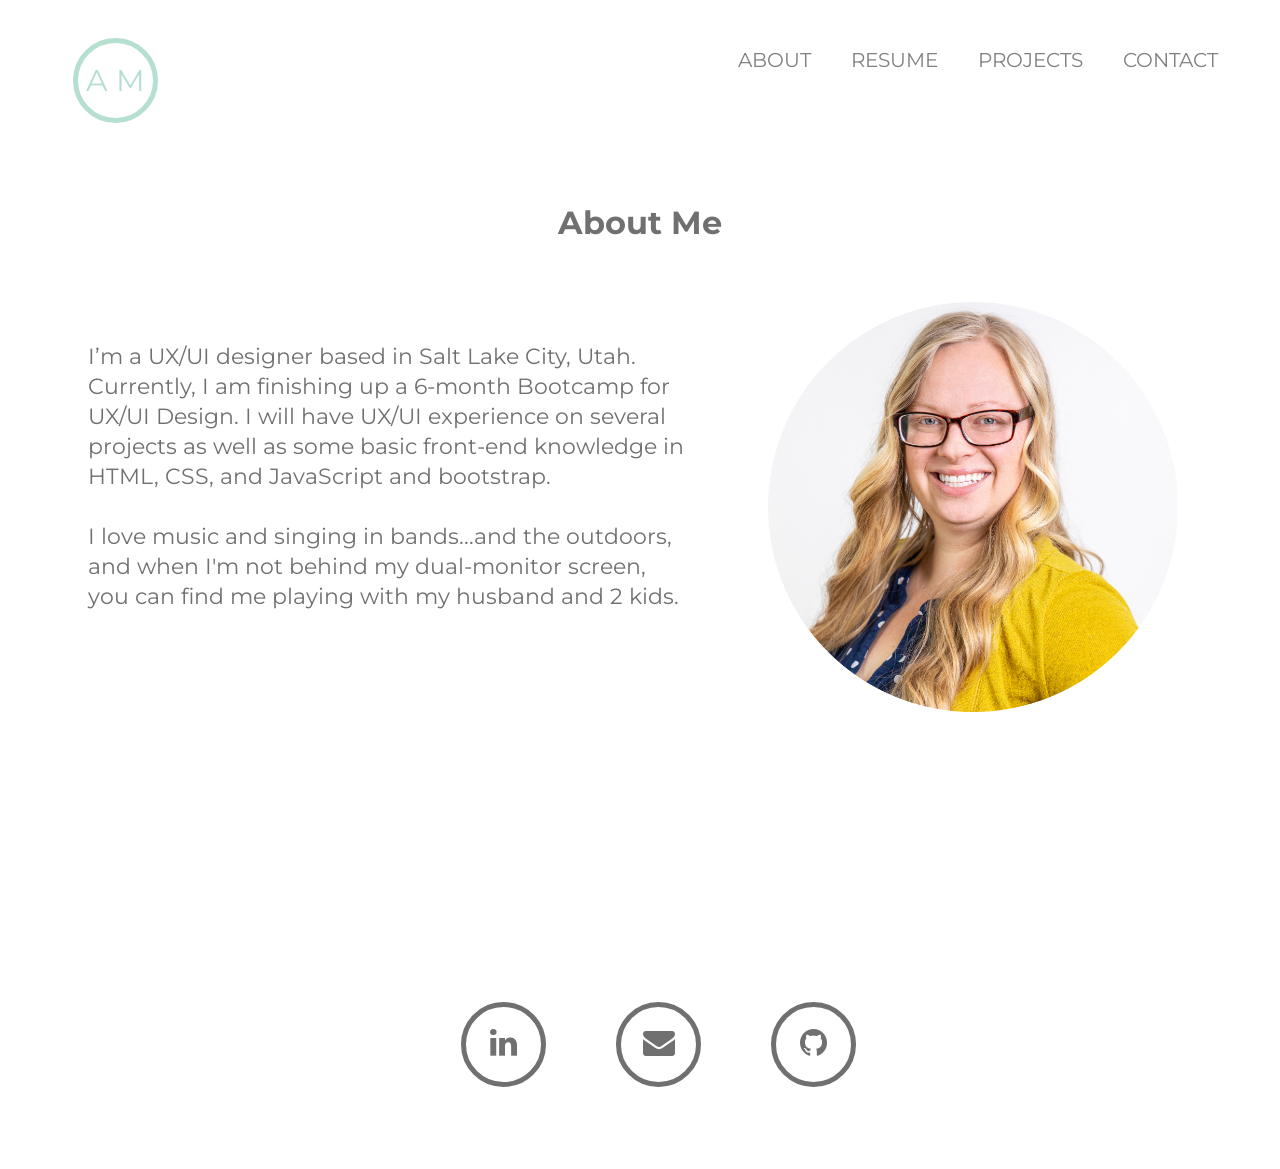
<file: about-me.html>
<!DOCTYPE html>
<html lang="en">
<head>
    <meta charset="UTF-8">
    <meta name="viewport" content="width=device-width, initial-scale=1.0">
    <title>About Me</title>
    <link href="https://stackpath.bootstrapcdn.con/font-awesome/4.7.0/css/font-awesome.min.css"
        rel="stylesheet">
    <link rel="preconnect" href="https://fonts.gstatic.com">
    <link href="https://fonts.googleapis.com/css2?family=Montserrat:wght@100&display=swap" 
    rel="stylesheet">
    <link rel="stylesheet" href="https://stackpath.bootstrapcdn.com/font-awesome/4.7.0/css/font-awesome.min.css" integrity="sha384-wvfXpqpZZVQGK6TAh5PVlGOfQNHSoD2xbE+QkPxCAFlNEevoEH3Sl0sibVcOQVnN" crossorigin="anonymous">
    <link rel="stylesheet" href="CSS/about-me.css">
</head>
<body>
    
    <div class="container1">
        <header>
            <div class="logo">
                <a href="index.html">A M </a>
             </div>
            <nav> 
                <a href="about-me.html">ABOUT</a>
                <a href="my-resume.html">RESUME</a>
                <a href="projects.html">PROJECTS</a>
                <a href="contact-me.html">CONTACT</a>
            </nav>
        </header>
     </div>
    
    <h1>About Me</h1>
    <p>I’m a UX/UI designer based in Salt Lake City, Utah. 
        Currently, I am finishing up a 6-month Bootcamp
        for UX/UI Design. I will have UX/UI experience on
        several projects as well as some basic front-end
        knowledge in HTML, CSS, and JavaScript and bootstrap. 
    <br>
    <br>
        I love music and singing in bands...and the outdoors, and when I'm not behind
        my dual-monitor screen, you can find me playing with my
        husband and 2 kids. </p>
    <div class="heroImg">
        <img src="images/arie2photo.png" alt="Arielle image">
    </div>
    
    <footer>
        <div class="footer">
            <div>
                <a href="https://www.linkedin.com/in/arielle-a-moore/"><i class="fa fa-linkedin fa-2x"></i></a>
                <a href="contact-me.html"><i class="fa fa-envelope fa-2x"></i></a>
                <a href="https://github.com/ariemoore?tab=repositories"><i class="fa fa-github fa-2x"></i></a>
            </div>
        </div>
       
    </footer>
</body>
    
    
    
</html>
</file>
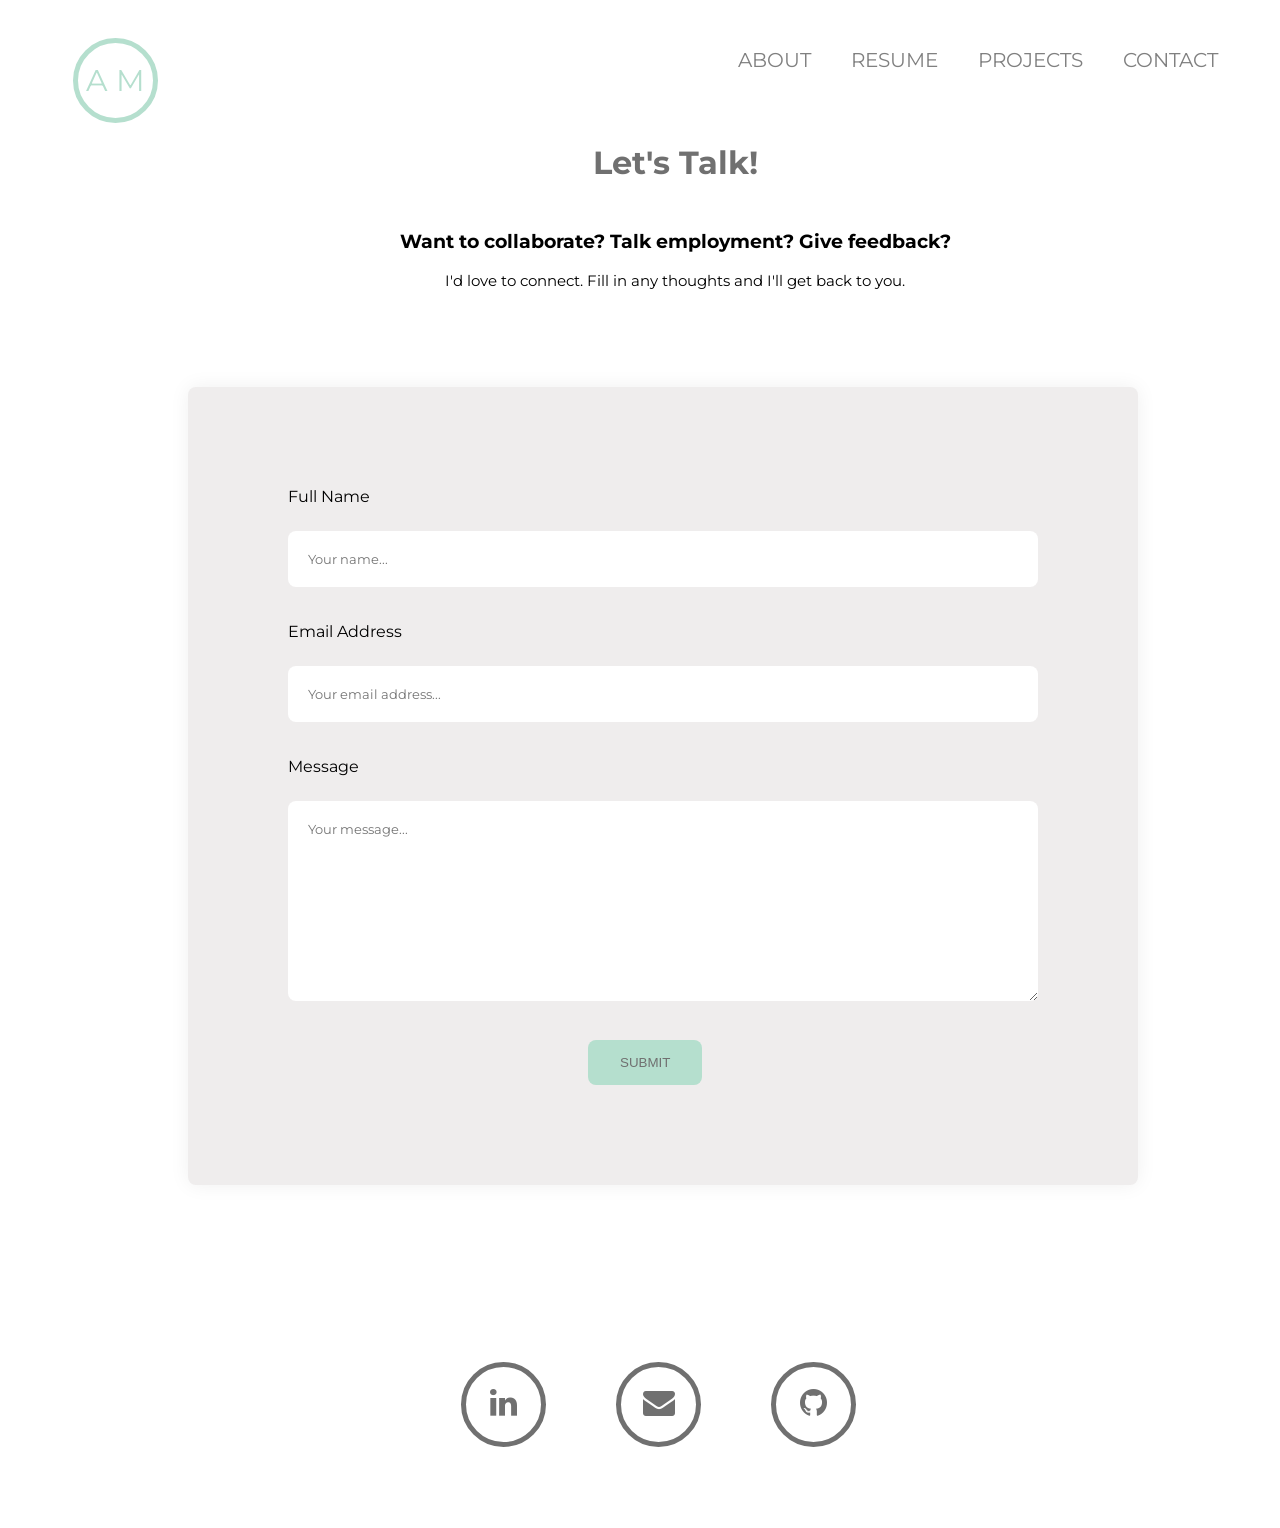
<file: contact-me.html>
<!DOCTYPE html>
<html lang="en">
<head>
    <meta charset="UTF-8">
    <meta name="viewport" content="width=device-width, initial-scale=1.0">
    <title>Contact Me</title>
    <link rel="preconnect" href="https://fonts.gstatic.com">
    <link href="https://fonts.googleapis.com/css2?family=Montserrat:wght@100&display=swap" 
    rel="stylesheet">
    <link rel="stylesheet" href="https://stackpath.bootstrapcdn.com/font-awesome/4.7.0/css/font-awesome.min.css" integrity="sha384-wvfXpqpZZVQGK6TAh5PVlGOfQNHSoD2xbE+QkPxCAFlNEevoEH3Sl0sibVcOQVnN" crossorigin="anonymous">
    <link rel="stylesheet" href="CSS/contact-me.css">
    <link rel="stylesheet" href="main.js">
</head>
<body>
    <div class="container1">
        <header>
            <div class="logo">
                <a href="index.html">A M </a>
             </div>
             <nav> 
                <a href="about-me.html">ABOUT</a>
                <a href="my-resume.html">RESUME</a>
                <a href="projects.html">PROJECTS</a>
                <a href="contact-me.html">CONTACT</a>
            </nav>
        </header>
     </div>

    <h1>Let's Talk!</h1>
    <br>
    <h3>Want to collaborate? Talk employment? Give feedback?</h3>
    <p>I'd love to connect. Fill in any thoughts and I'll get back to you.</p>
   <br>
   <br>
   <br>
   <section>
    <div class="containerContact">
        <form action="https://formspree.io/f/xleovbap" method="POST" id="my-form">
      
          <label for="fname">Full Name</label>
          <br>
          <br>
          <input type="text" id="fname" name="firstname" placeholder="Your name...">
            <br>
            <br>
          <label for="lname">Email Address</label>
          <br>
          <br>
          <input type="text" id="lname" name="lastname" placeholder="Your email address...">
            <br>
            <br>
          <label for="subject">Message</label>
          <br>
          <br>
          <textarea id="subject" name="subject" placeholder="Your message..." style="height:200px"></textarea>
             <br>
             <br>
          <input type="submit" value="SUBMIT">
           
        </form>
      </div>
  <div id="status" class="success"></div>
  <div id="status2" class="error"></div>

  <footer>
    <div class="footer">
        <div>
            <a href="https://www.linkedin.com/in/arielle-a-moore/"><i class="fa fa-linkedin fa-2x"></i></a>
            <a href="contact-me.html"><i class="fa fa-envelope fa-2x"></i></a>
            <a href="https://github.com/ariemoore?tab=repositories"><i class="fa fa-github fa-2x"></i></a>
        </div>
    </div>
   
</footer>

</section>
<script src="main.js"></script>
</body>


</html>
</file>
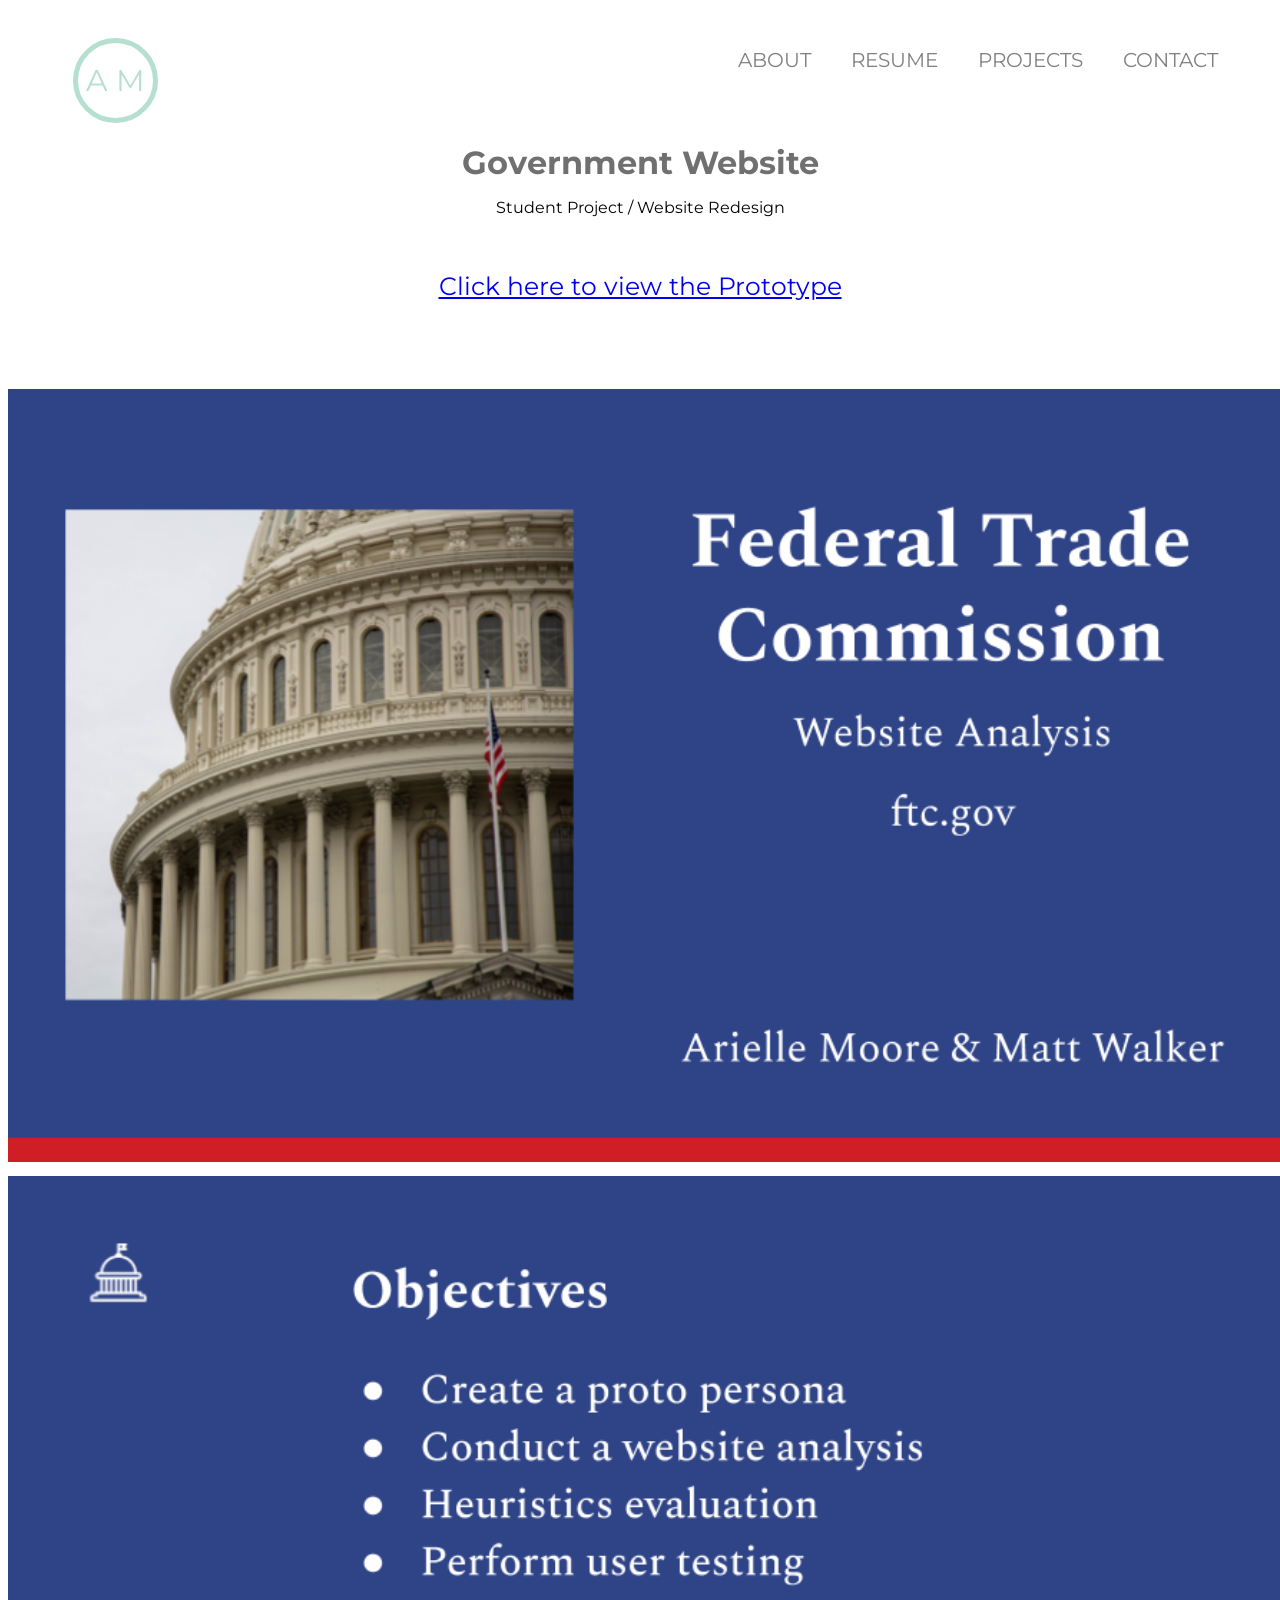
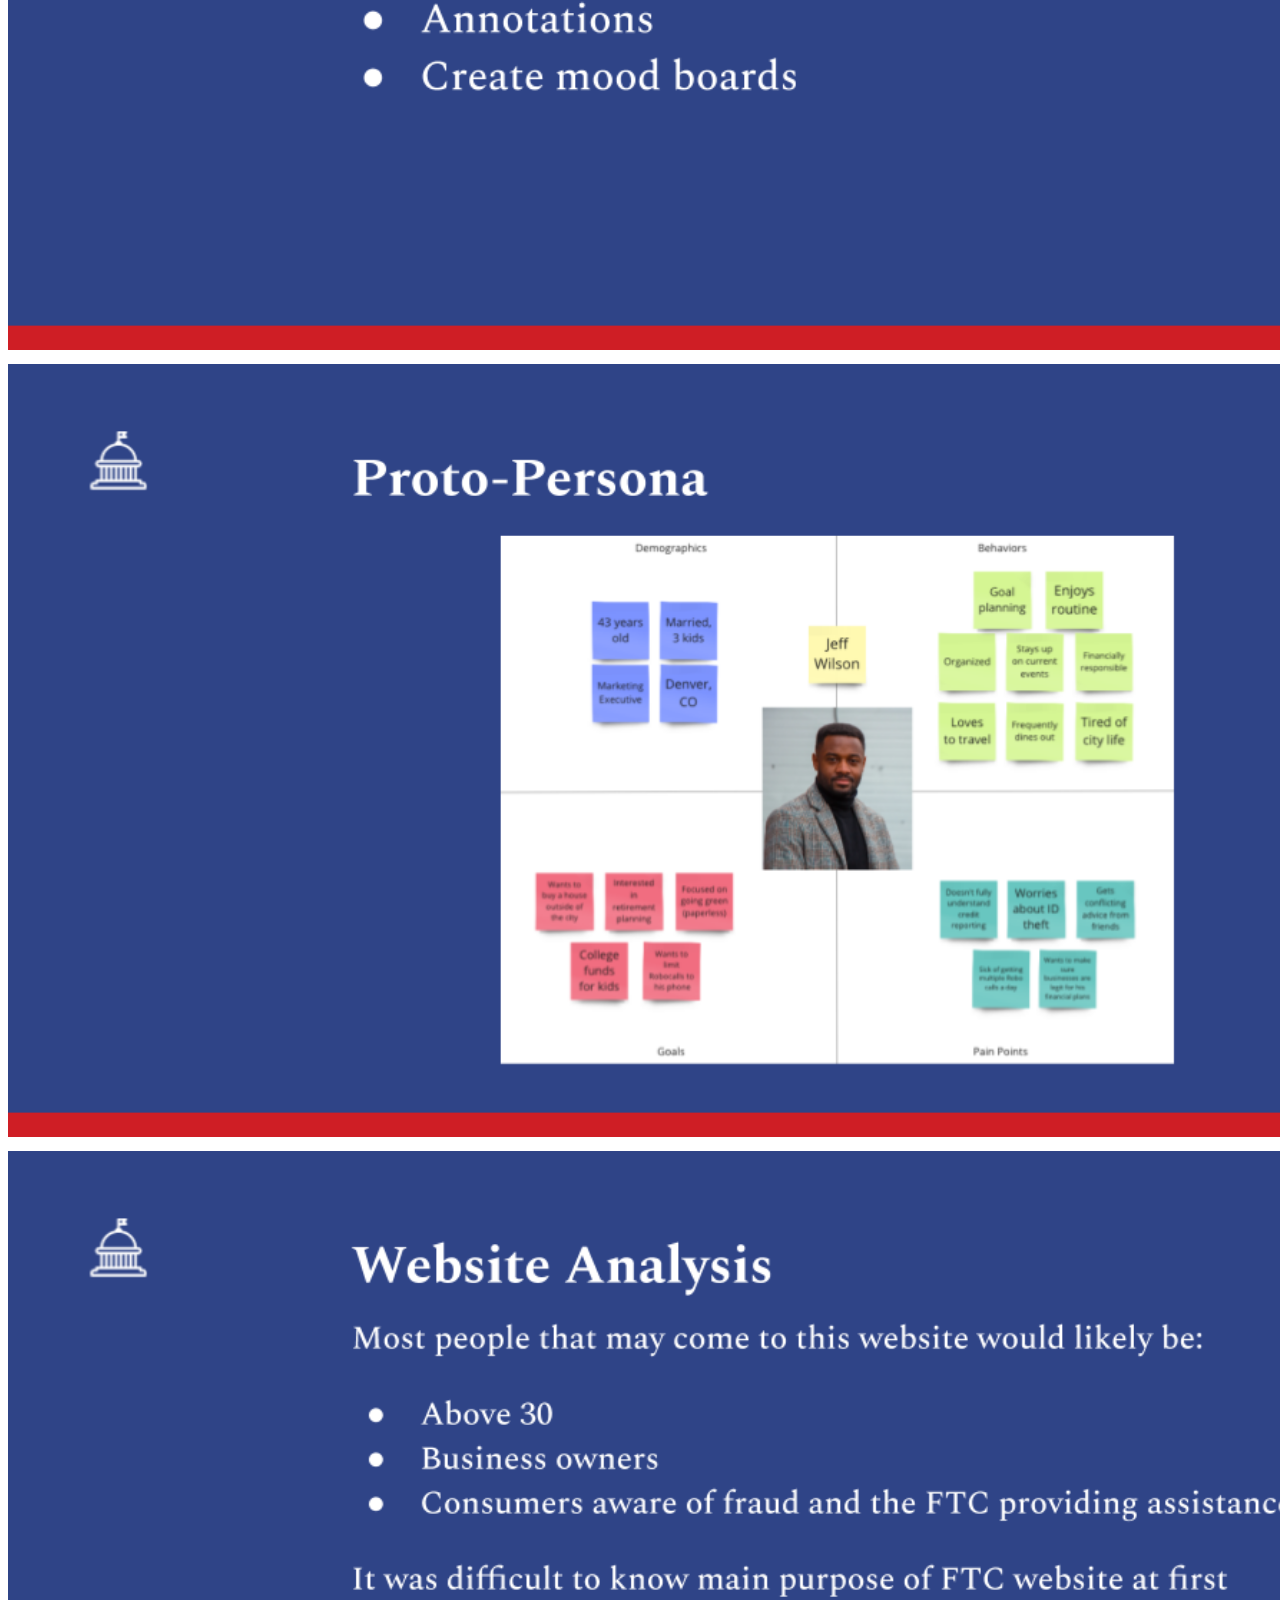
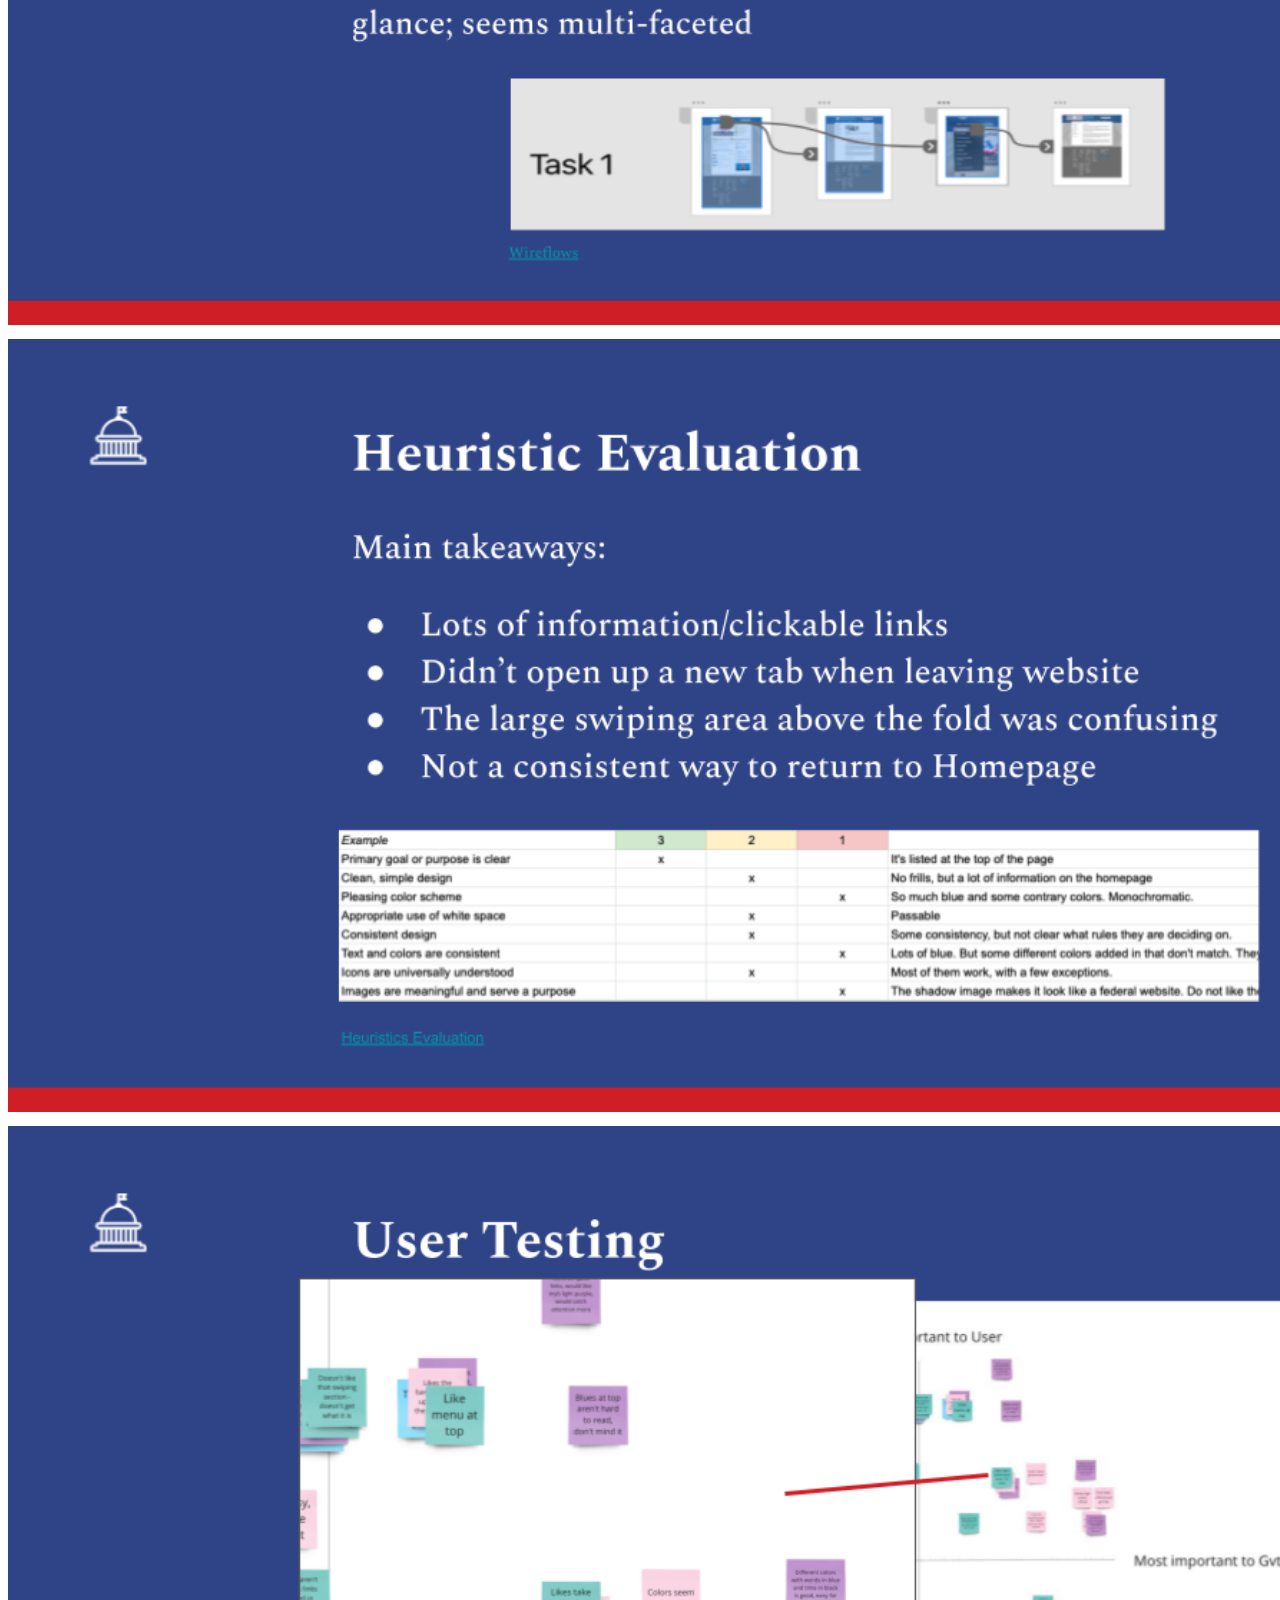
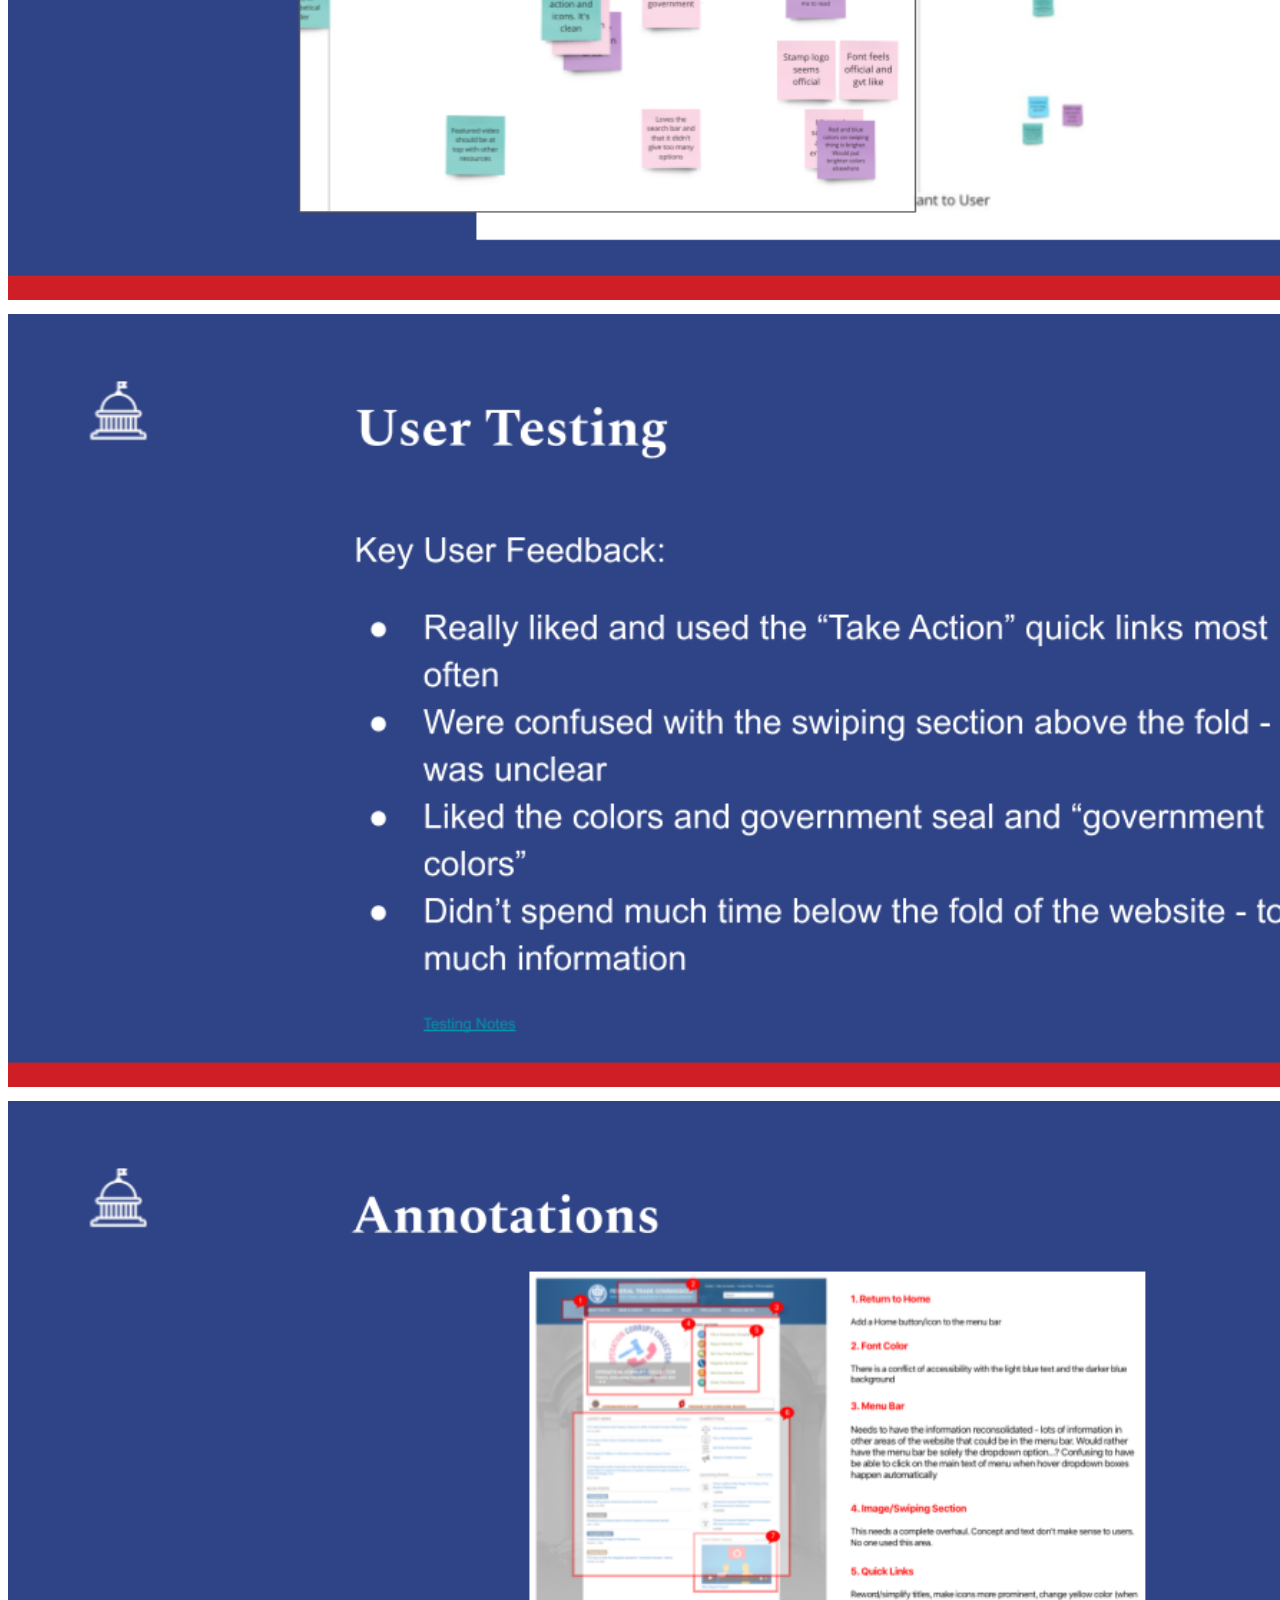
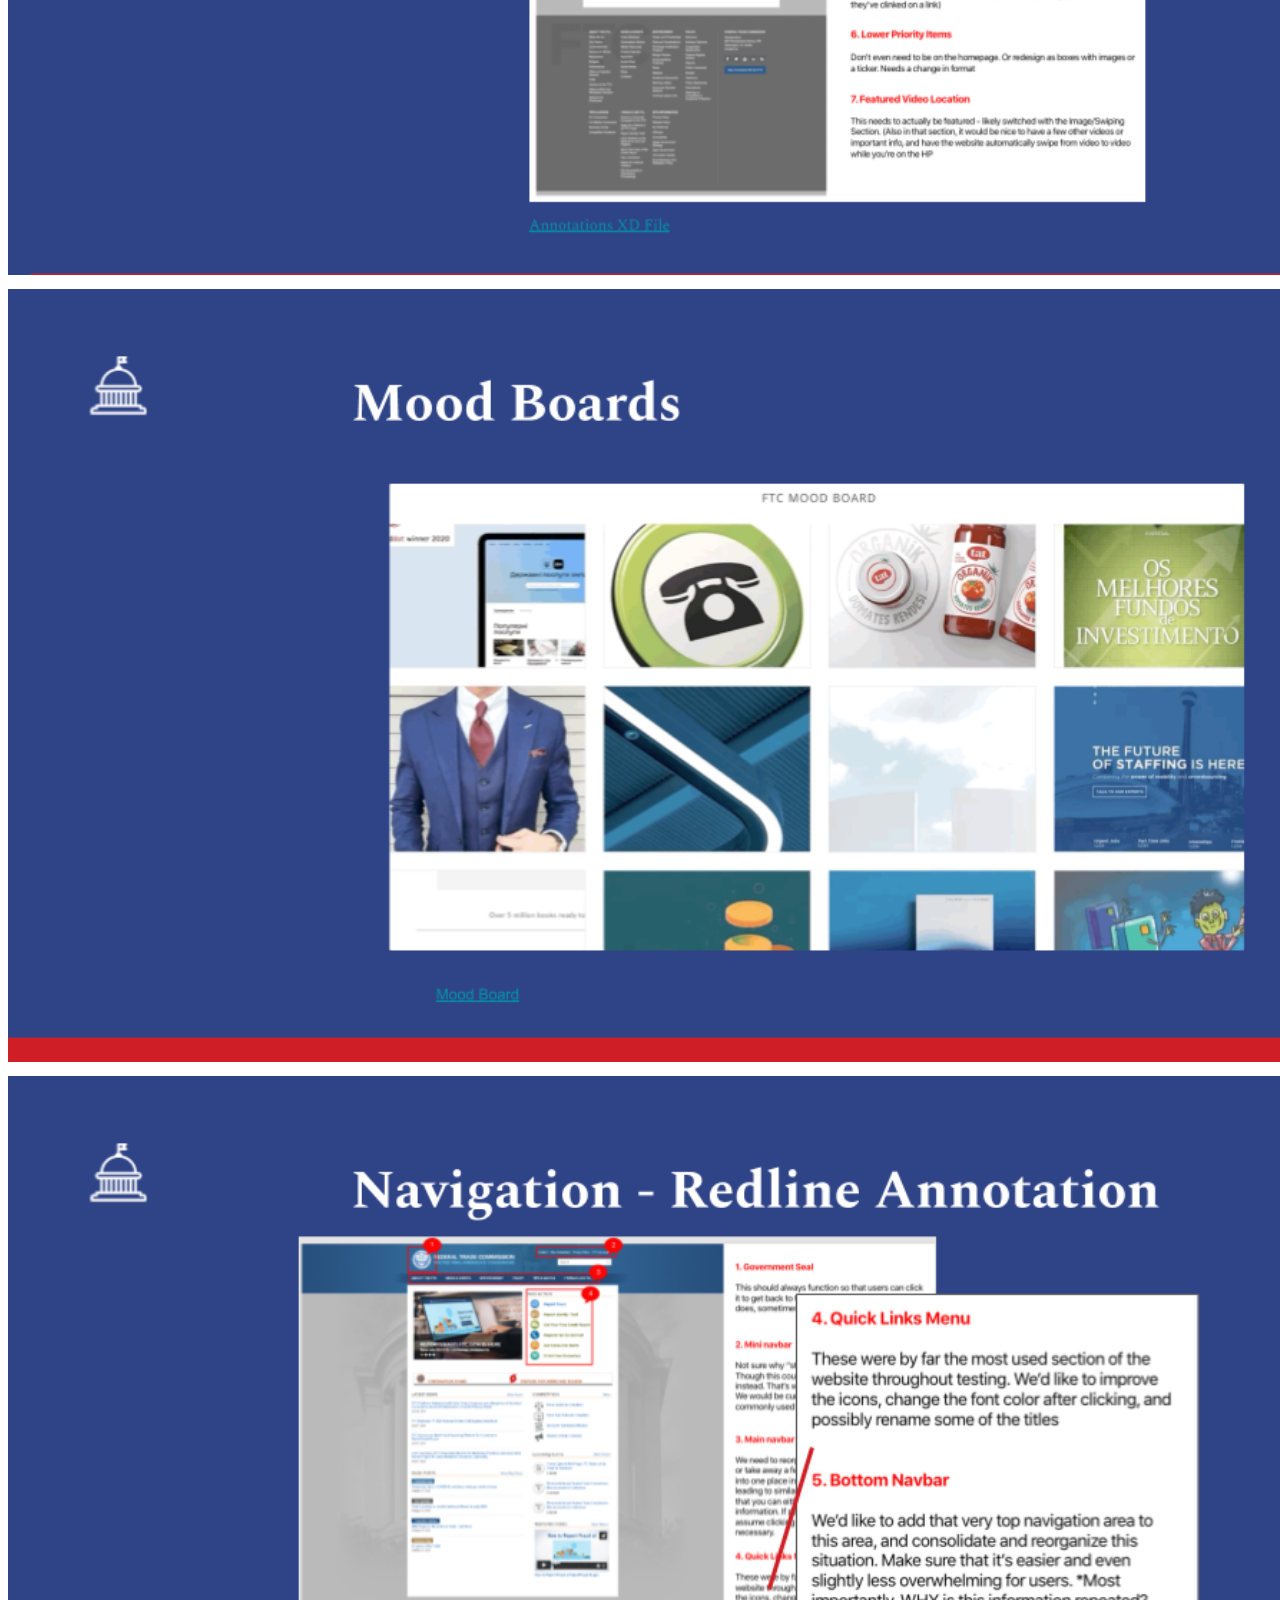
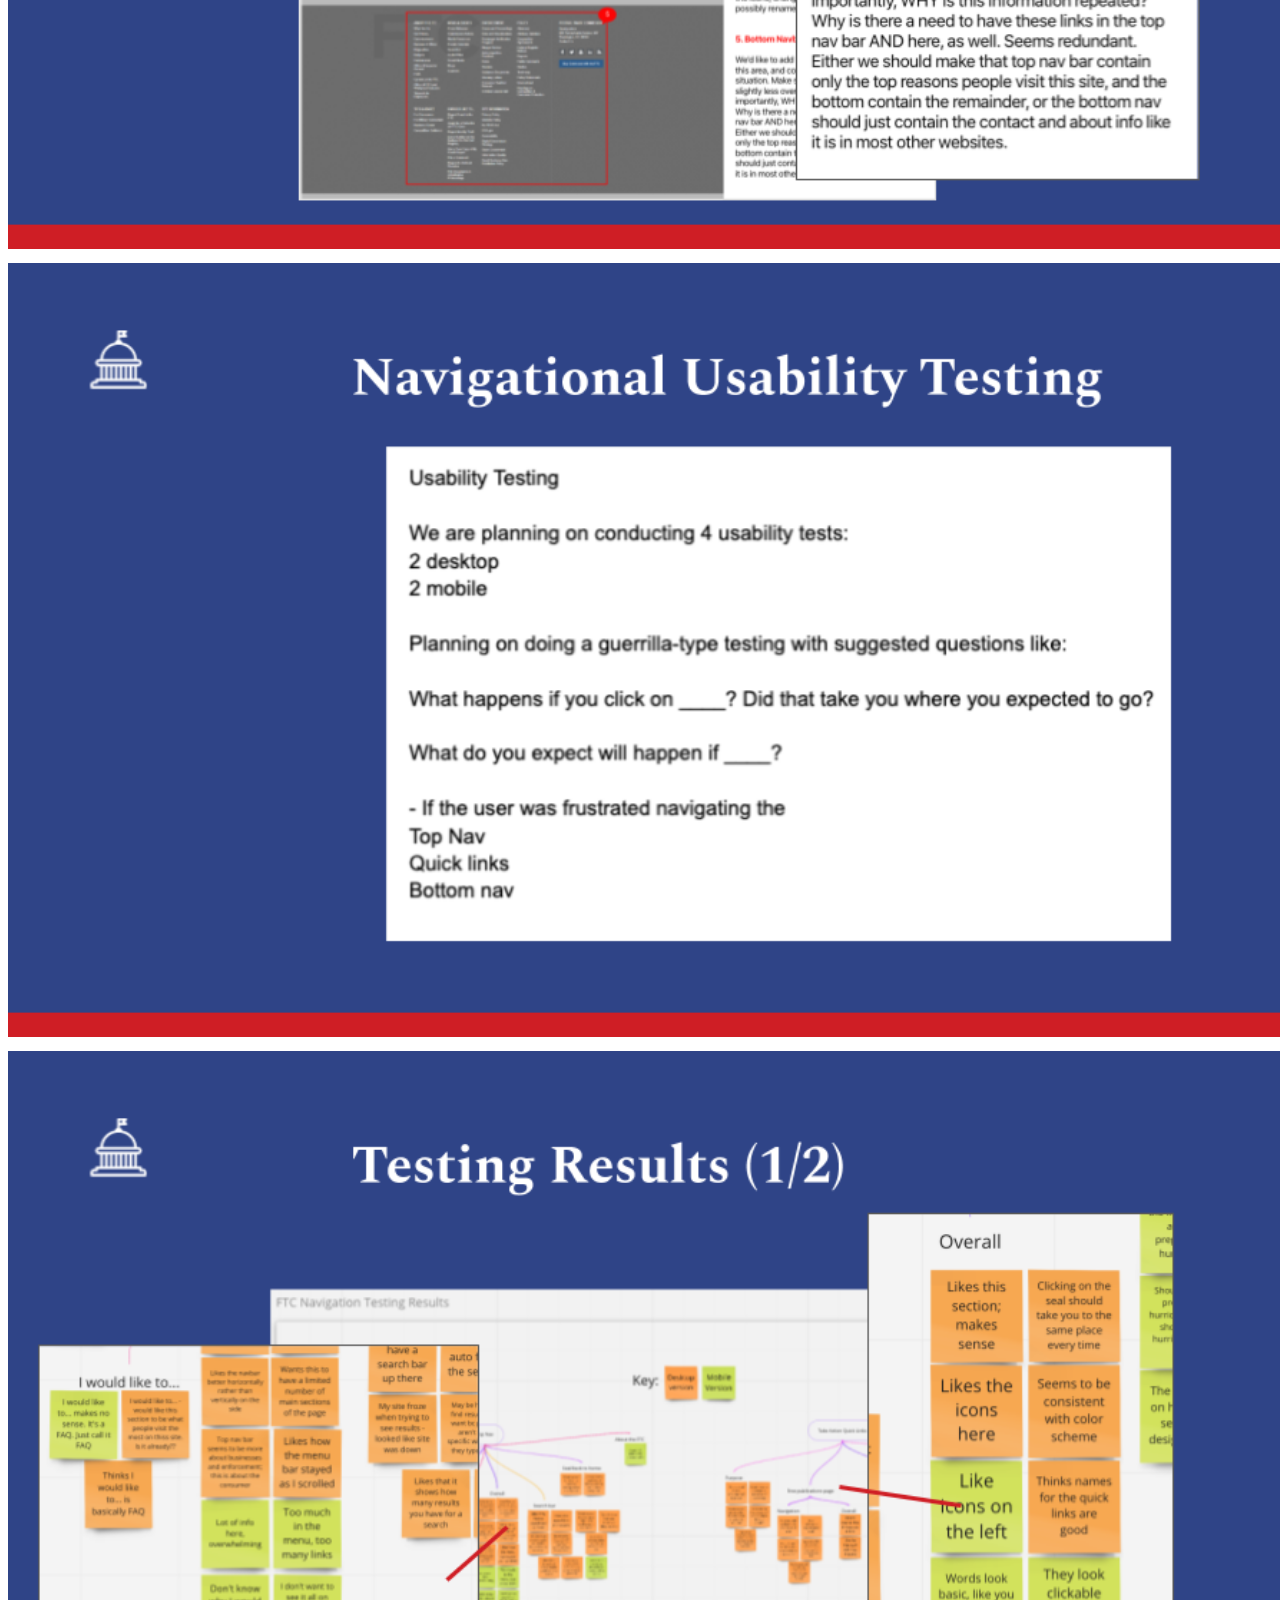
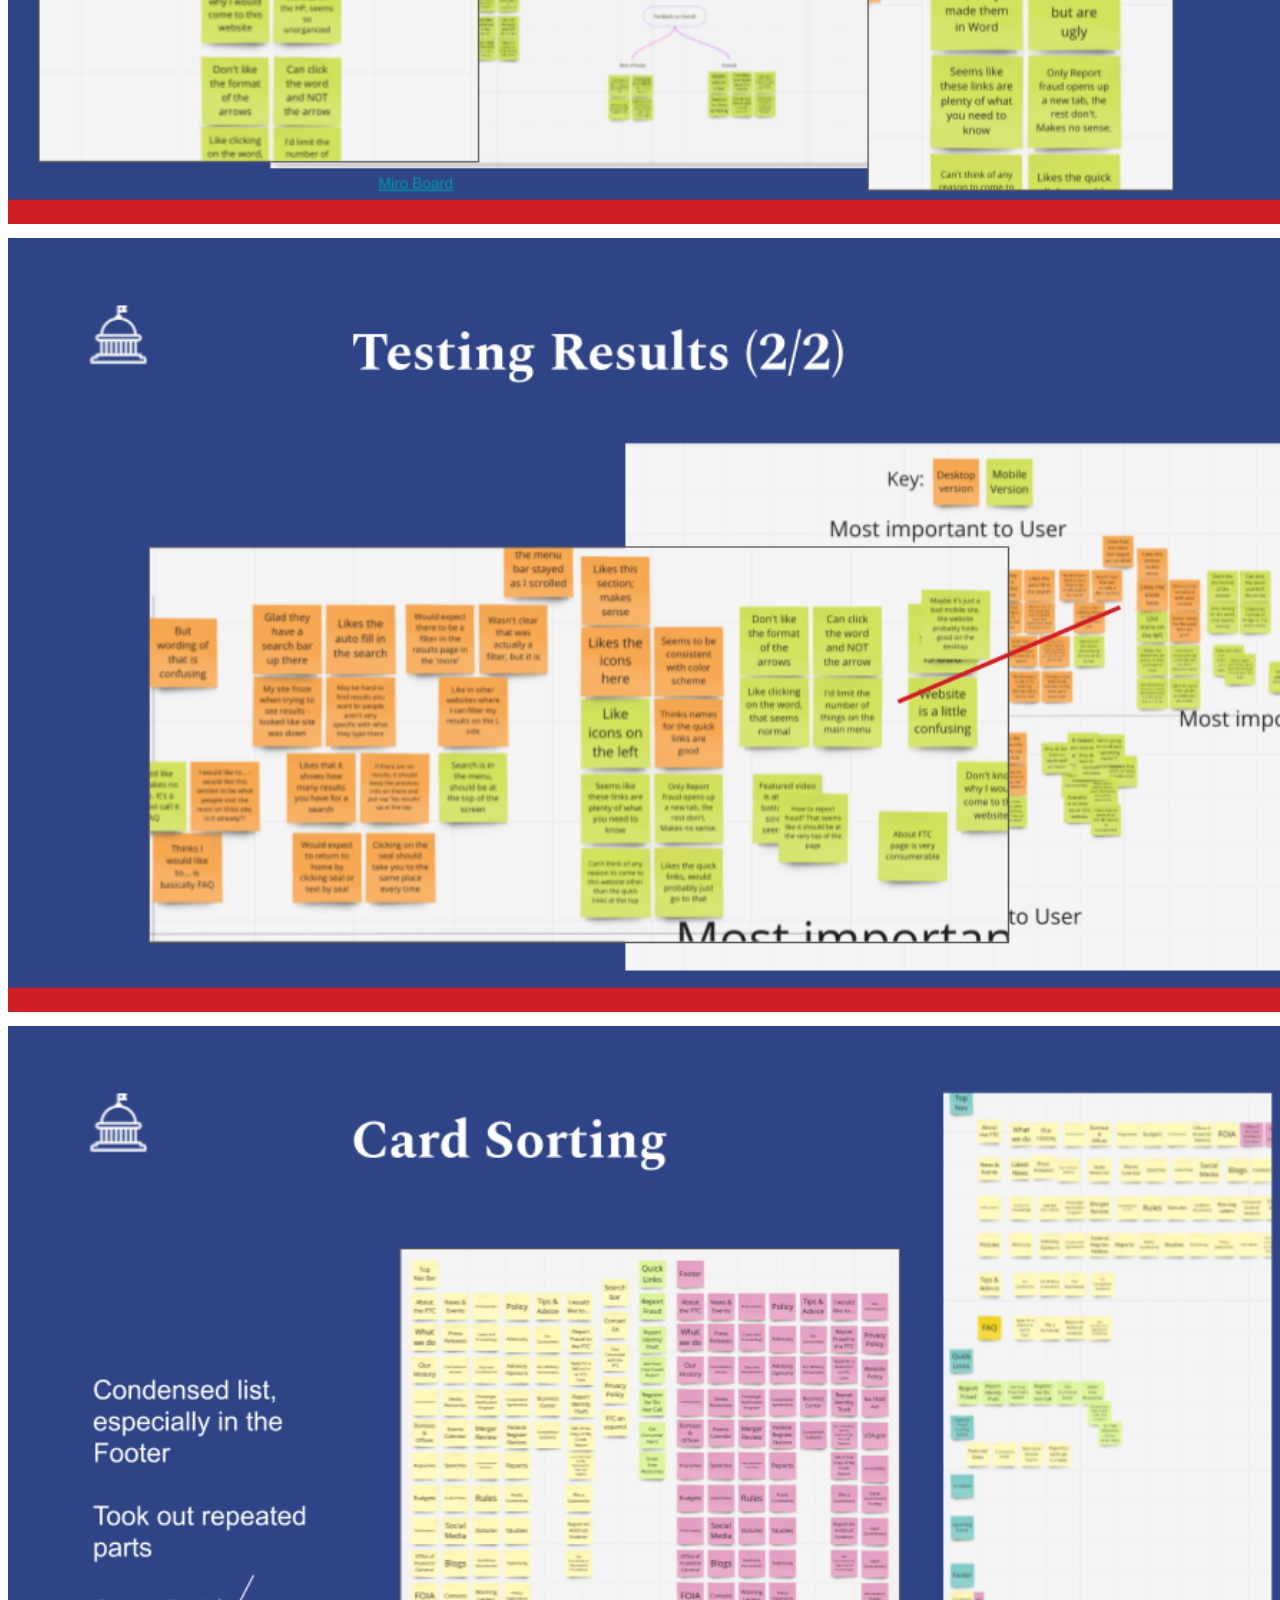
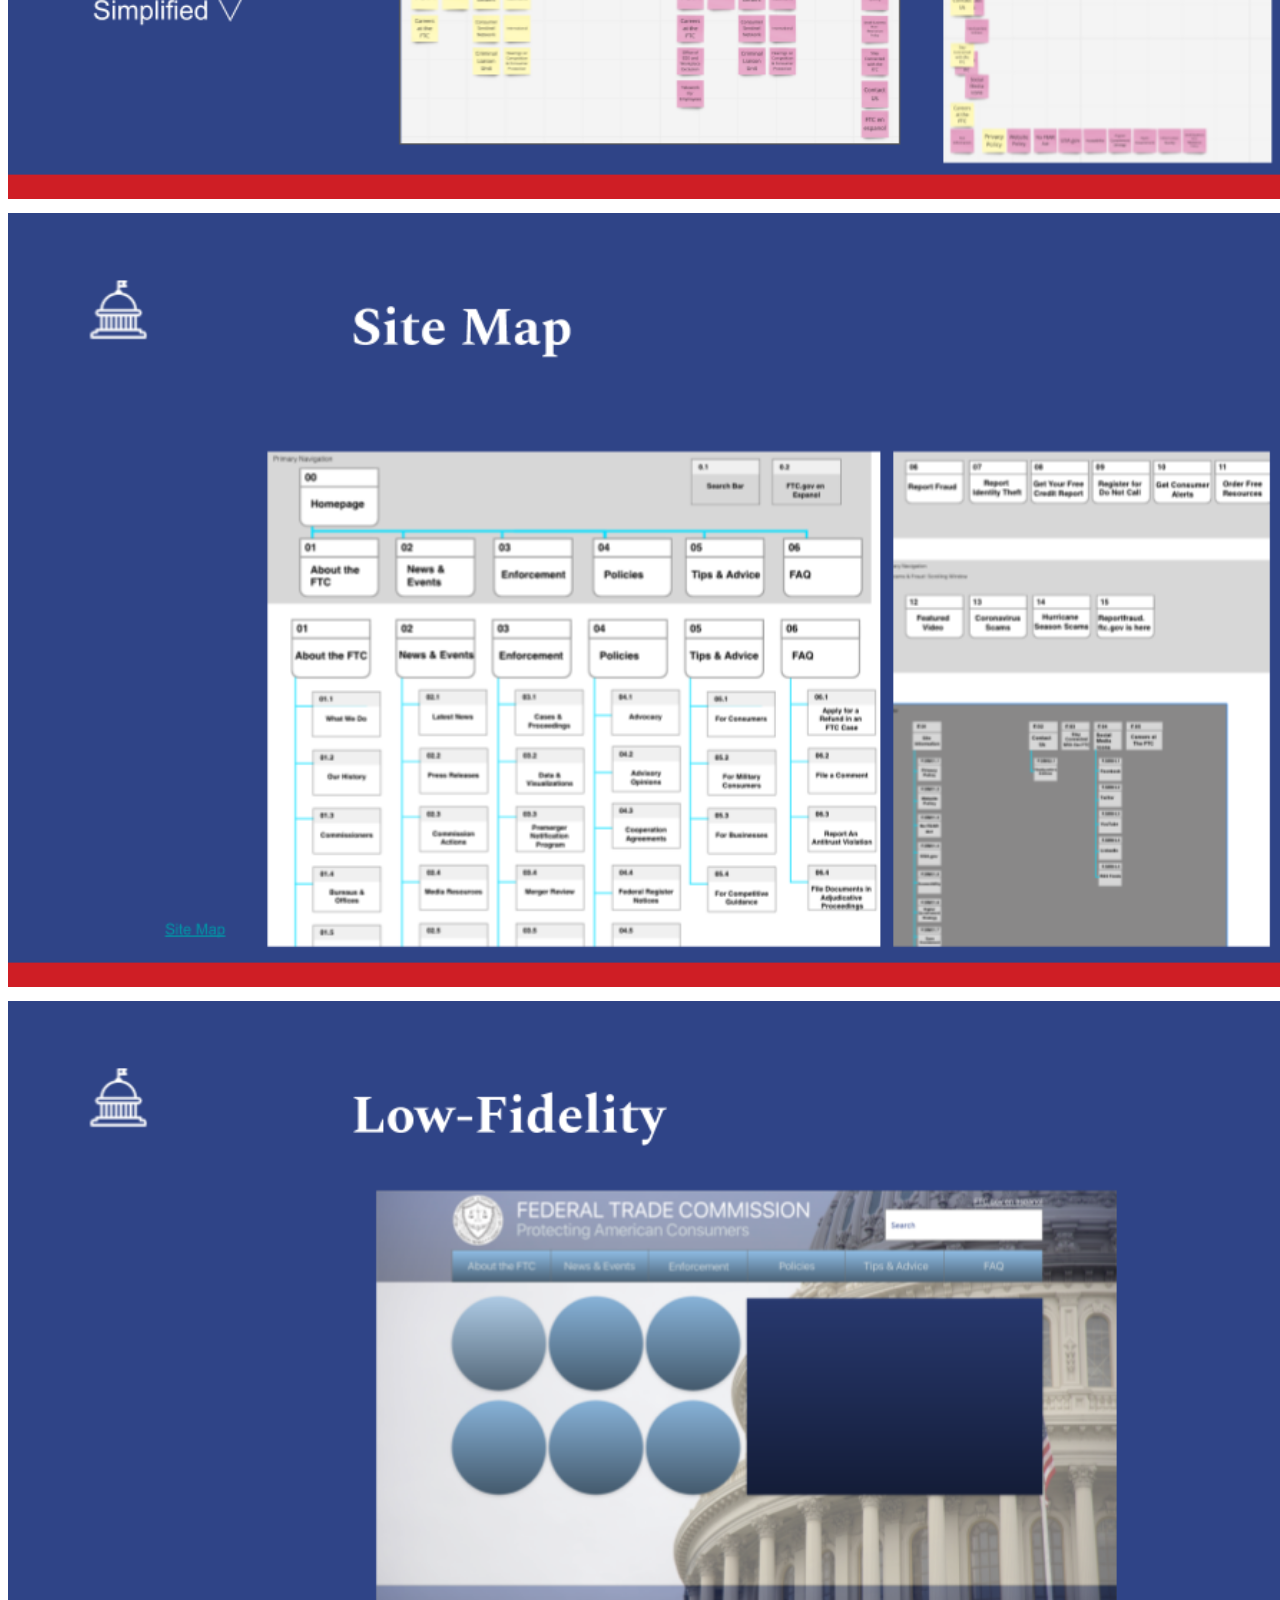
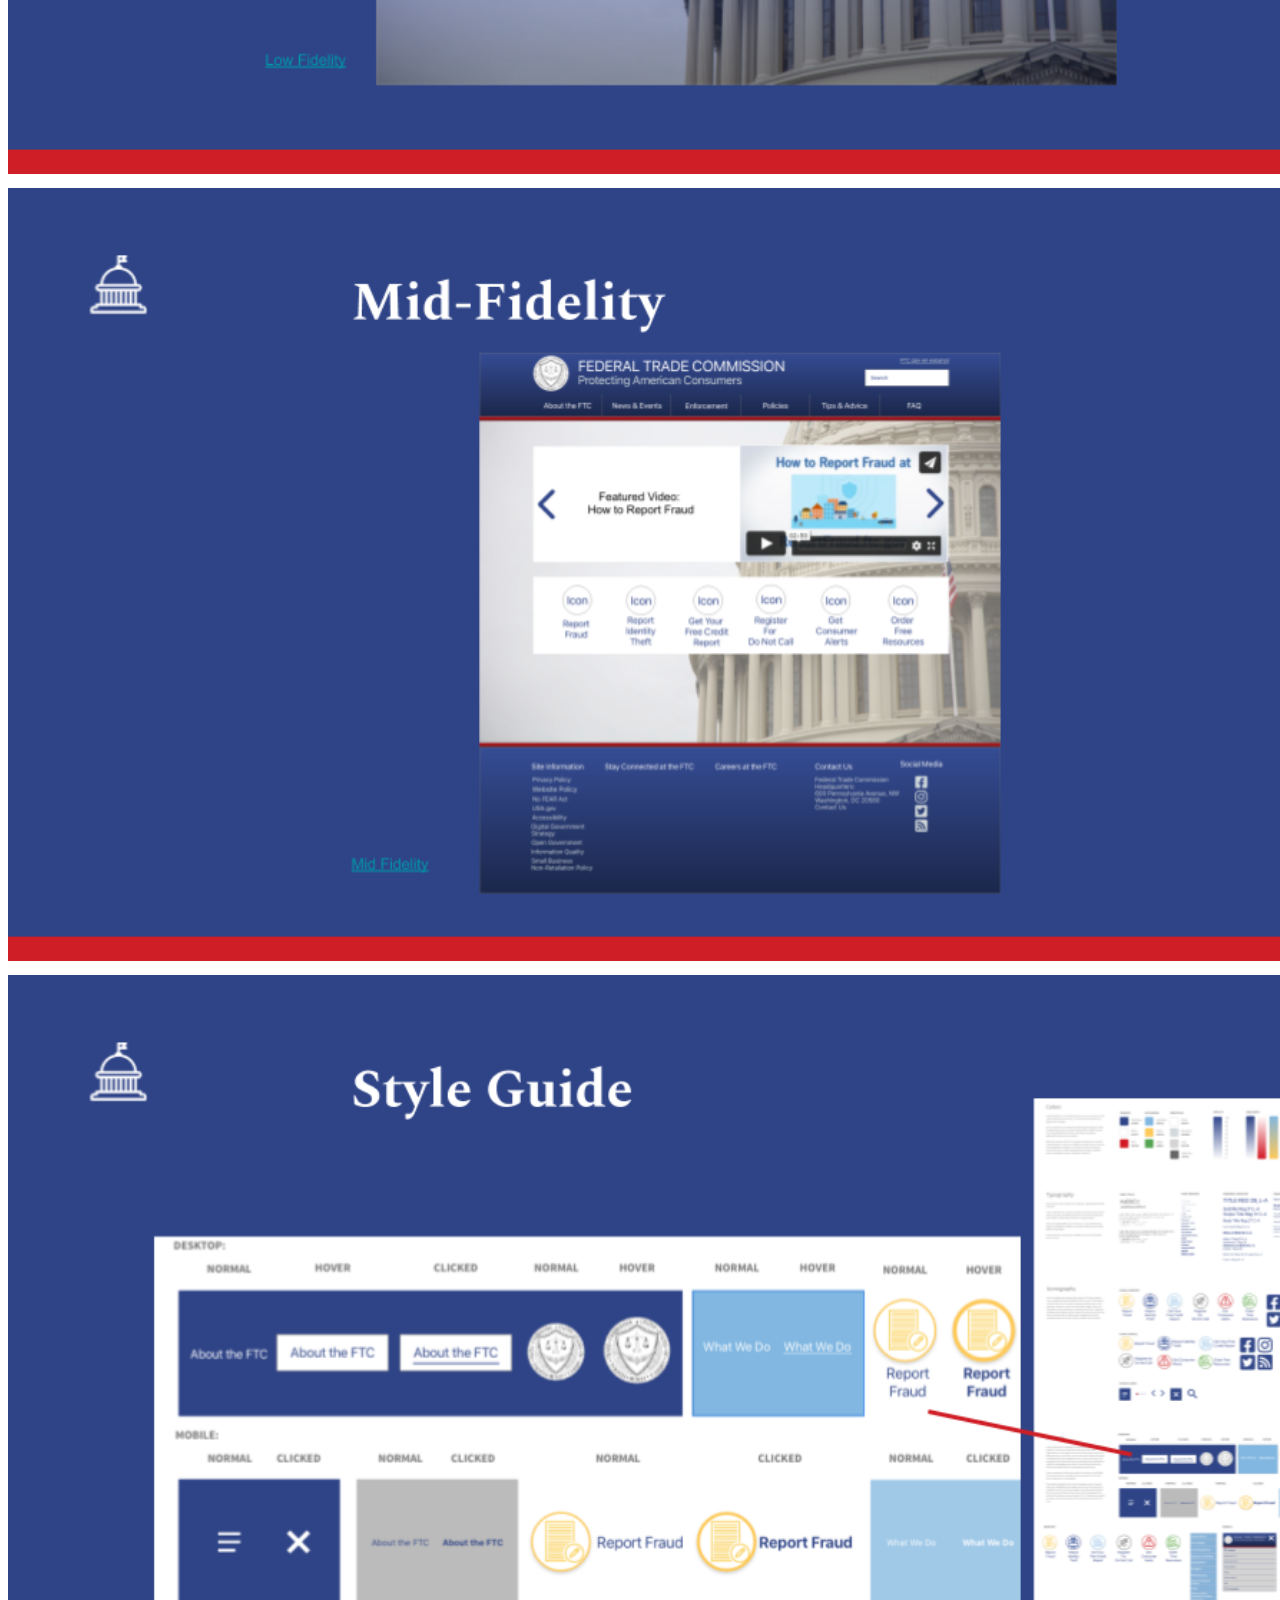
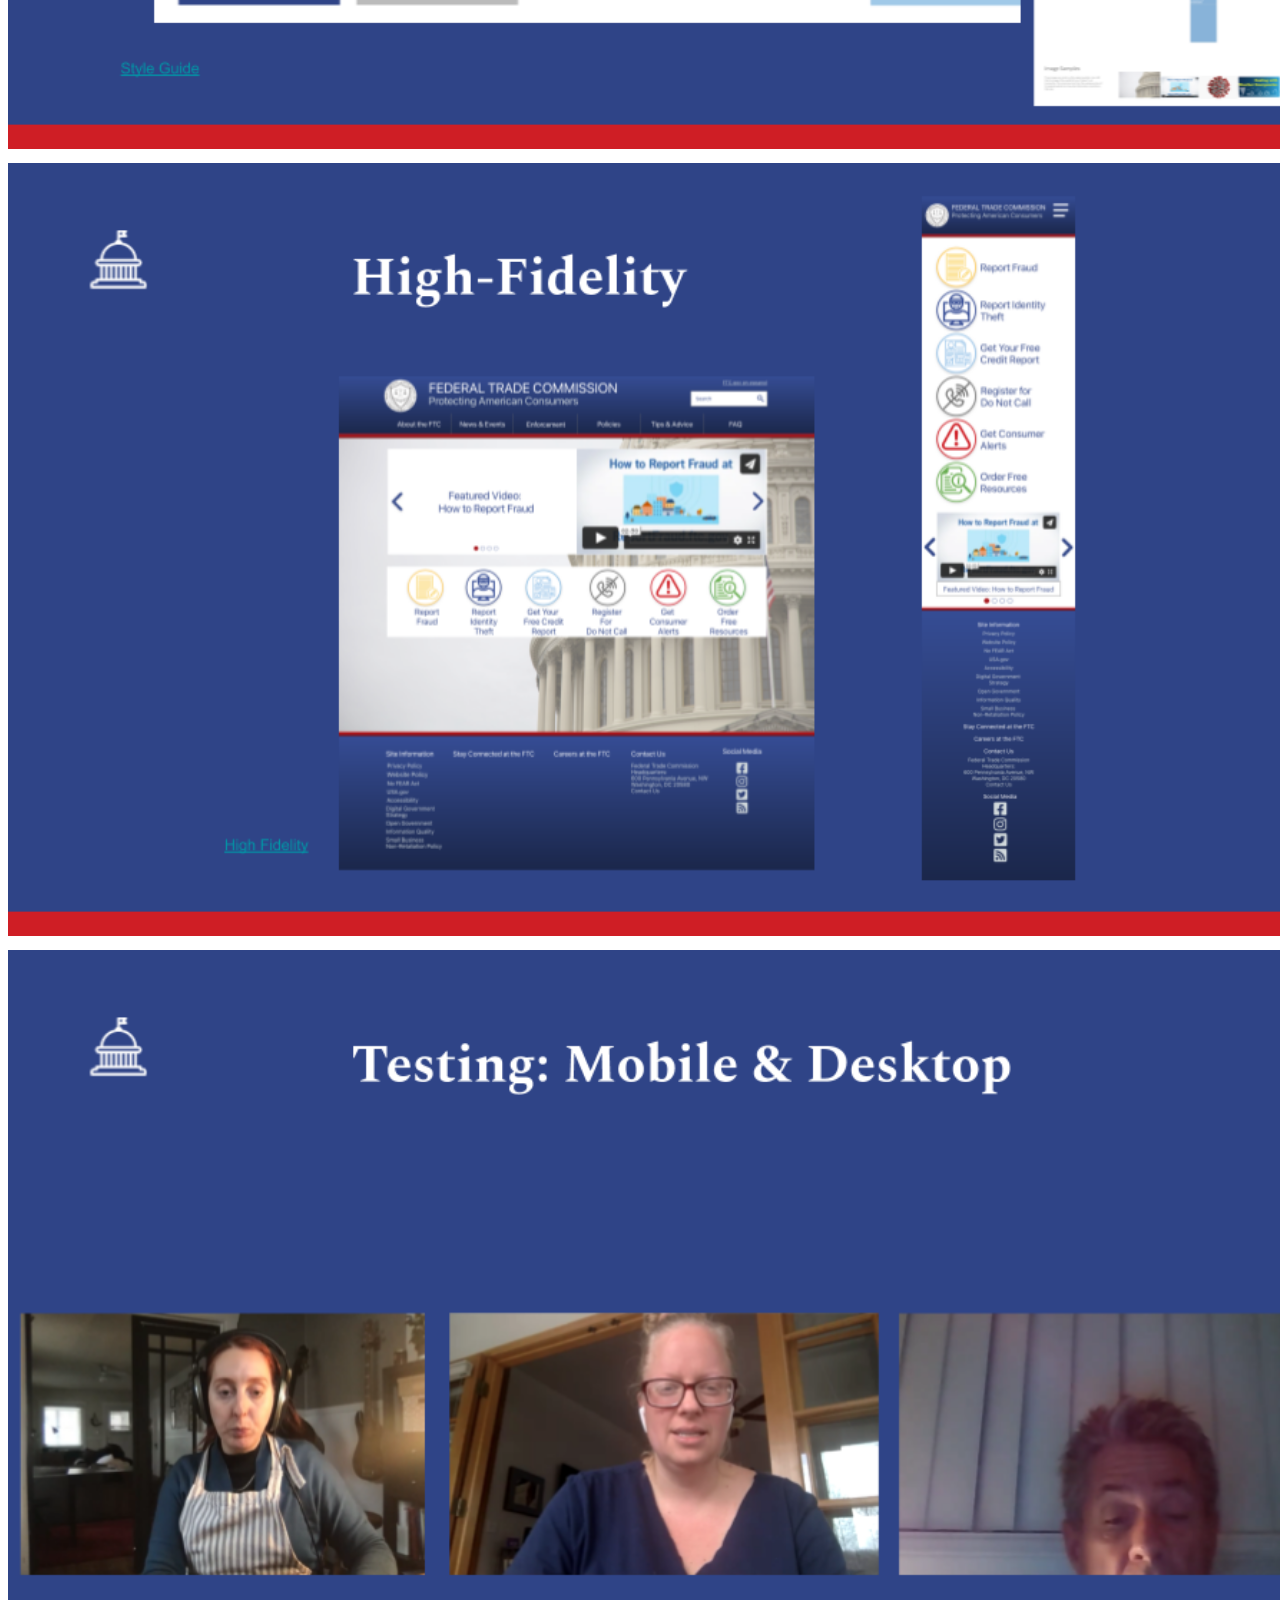
<file: ftc.html>
<!DOCTYPE html>
<html lang="en">
<head>
    <meta charset="UTF-8">
    <!-- <meta name="viewport" content="width=device-width, initial-scale=1.0"> -->
    <meta name="viewport" content="width=device-width,initial-scale=1,maximum-scale=1,user-scalable=no">
    <meta http-equiv="X-UA-Compatible" content="IE=edge,chrome=1">
    <meta name="HandheldFriendly" content="true">
    <title>Government Website</title>
    <link rel="stylesheet" href="CSS/ftc.css">
    <link rel="preconnect" href="https://fonts.gstatic.com">
    <link href="https://fonts.googleapis.com/css2?family=Montserrat:wght@100&display=swap" 
    rel="stylesheet">
    <link rel="stylesheet" href="https://stackpath.bootstrapcdn.com/font-awesome/4.7.0/css/font-awesome.min.css" integrity="sha384-wvfXpqpZZVQGK6TAh5PVlGOfQNHSoD2xbE+QkPxCAFlNEevoEH3Sl0sibVcOQVnN" crossorigin="anonymous">

</head>
<body>
   
    <div class="container1">
        <header>
            <div class="logo">
                <a href="index.html">A M </a>
             </div>
             <nav> 
                <a href="about-me.html">ABOUT</a>
                <a href="my-resume.html">RESUME</a>
                <a href="projects.html">PROJECTS</a>
                <a href="contact-me.html">CONTACT</a>
            </nav>
            <!-- <ul>
                <li><a href="about-me.html">ABOUT ME</a></li>
                <li><a href="my-resume.html">MY RESUME</a></li>
                <li><a href="contact-me.html">CONTACT ME</a></li>

            </ul> -->
        </header>
     </div>

    <h1>Government Website</h1>
    <p>Student Project / Website Redesign</p>
    <br>
    <br>
    <div class="link">
        <a href="https://xd.adobe.com/view/e37cedb4-2aec-4fae-b403-64cec7712316-b62f/" target="_blank">Click here to view the Prototype</a>
    </div>
    <br>
    <br>
    <img src="imagesftc/FTC Case Study (1).png" alt="1 Many png slides case study with images and text">
    <img src="imagesftc/FTC Case Study (2).png" alt="2">
    <img src="imagesftc/FTC Case Study (3).png" alt="3">
    <img src="imagesftc/FTC Case Study (4).png" alt="4">
    <img src="imagesftc/FTC Case Study (5).png" alt="5">
    <img src="imagesftc/FTC Case Study (6).png" alt="6">
    <img src="imagesftc/FTC Case Study (7).png" alt="7">
    <img src="imagesftc/FTC Case Study (8).png" alt="8">
    <img src="imagesftc/FTC Case Study (9).png" alt="9">
    <img src="imagesftc/FTC Case Study (10).png" alt="10">
    <img src="imagesftc/FTC Case Study (11).png" alt="11">
    <img src="imagesftc/FTC Case Study (12).png" alt="12">
    <img src="imagesftc/FTC Case Study (13).png" alt="13">
    <img src="imagesftc/FTC Case Study (14).png" alt="14">
    <img src="imagesftc/FTC Case Study (15).png" alt="15">
    <img src="imagesftc/FTC Case Study (16).png" alt="16">
    <img src="imagesftc/FTC Case Study (17).png" alt="17">
    <img src="imagesftc/FTC Case Study (18).png" alt="18">
    <img src="imagesftc/FTC Case Study (19).png" alt="19">
    <img src="imagesftc/FTC Case Study (20).png" alt="20">
    <img src="imagesftc/FTC Case Study (21).png" alt="21">
    <img src="imagesftc/FTC Case Study (22).png" alt="22">
    

    <!-- <div class="topBtn">
        <button id="topFunction" title="Go to top">Top</button>    
    </div> -->
    <footer>
        <div class="footer">
            <div>
                <a href="https://www.linkedin.com/in/arielle-a-moore/"><i class="fa fa-linkedin fa-2x"></i></a>
                <a href="contact-me.html"><i class="fa fa-envelope fa-2x"></i></a>
                <a href="https://github.com/ariemoore?tab=repositories"><i class="fa fa-github fa-2x"></i></a>
            </div>
        </div>
       
    </footer>
</body>


</html>
</file>
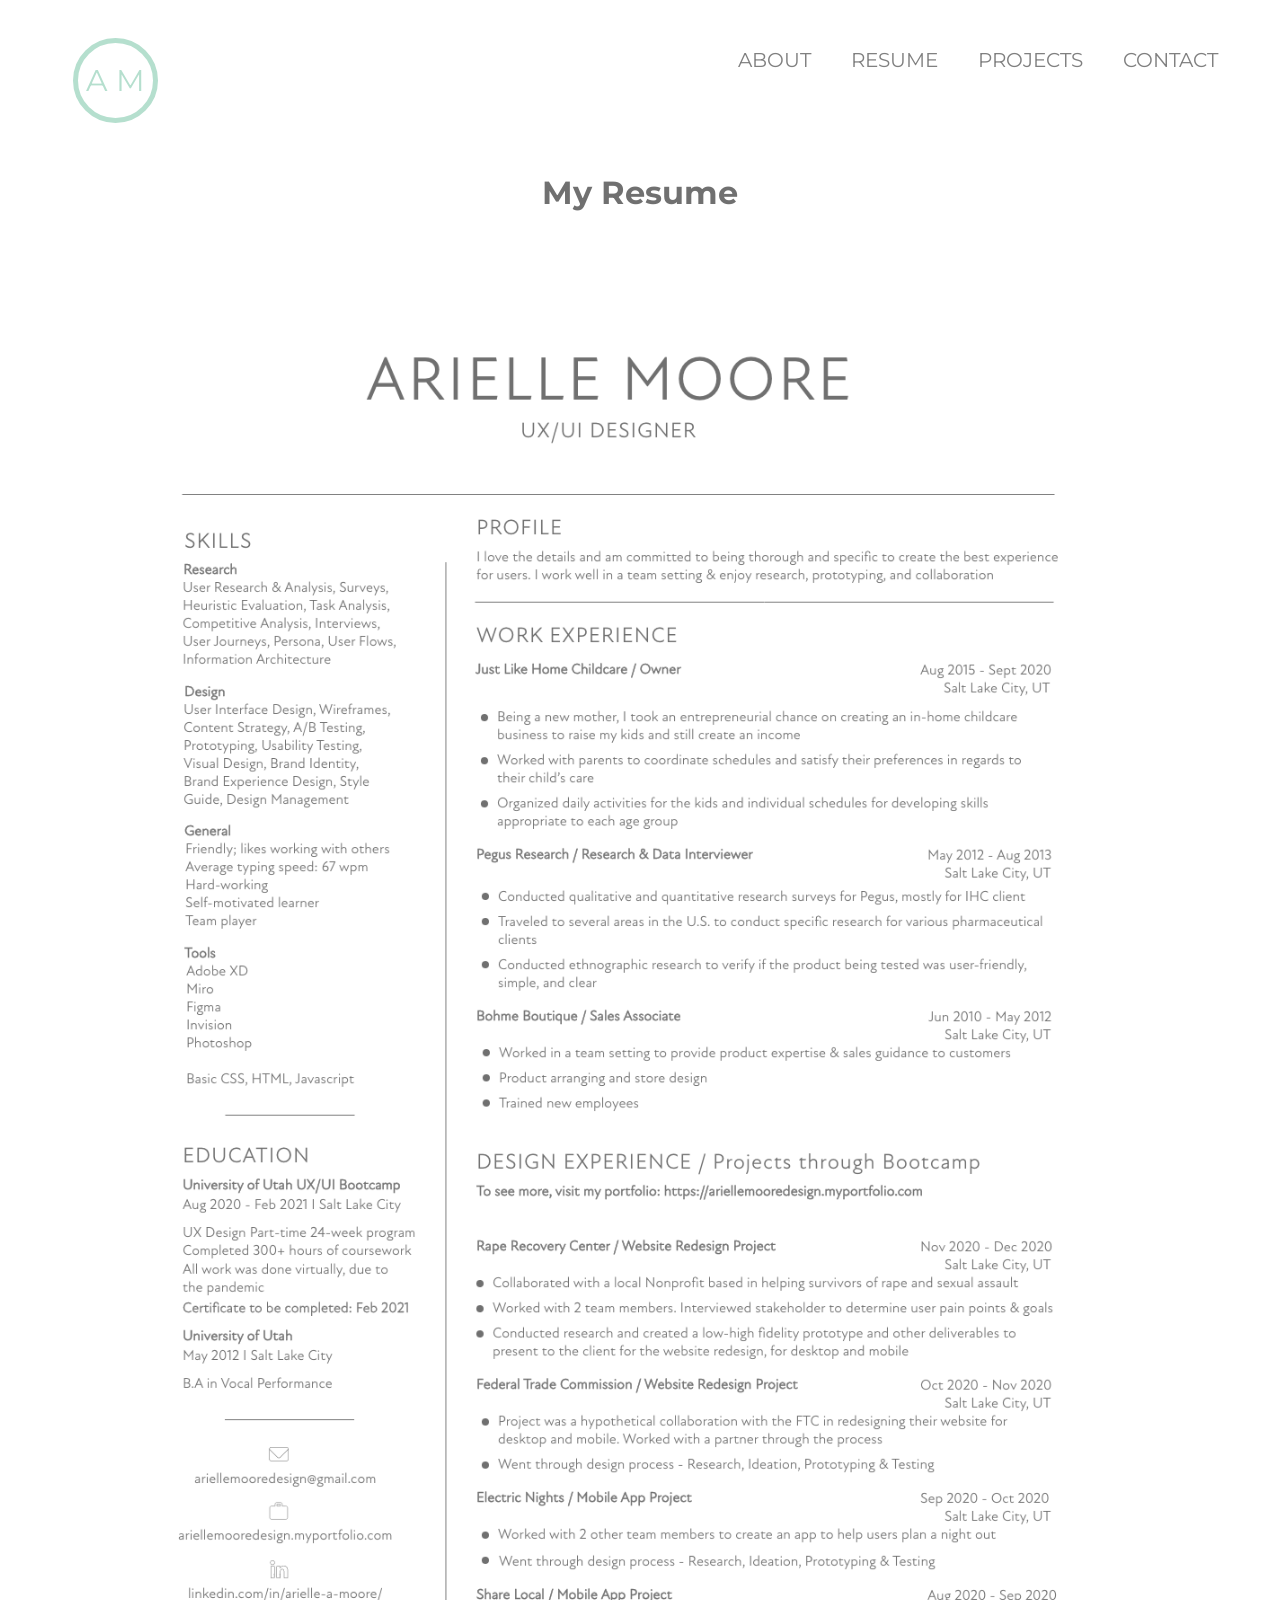
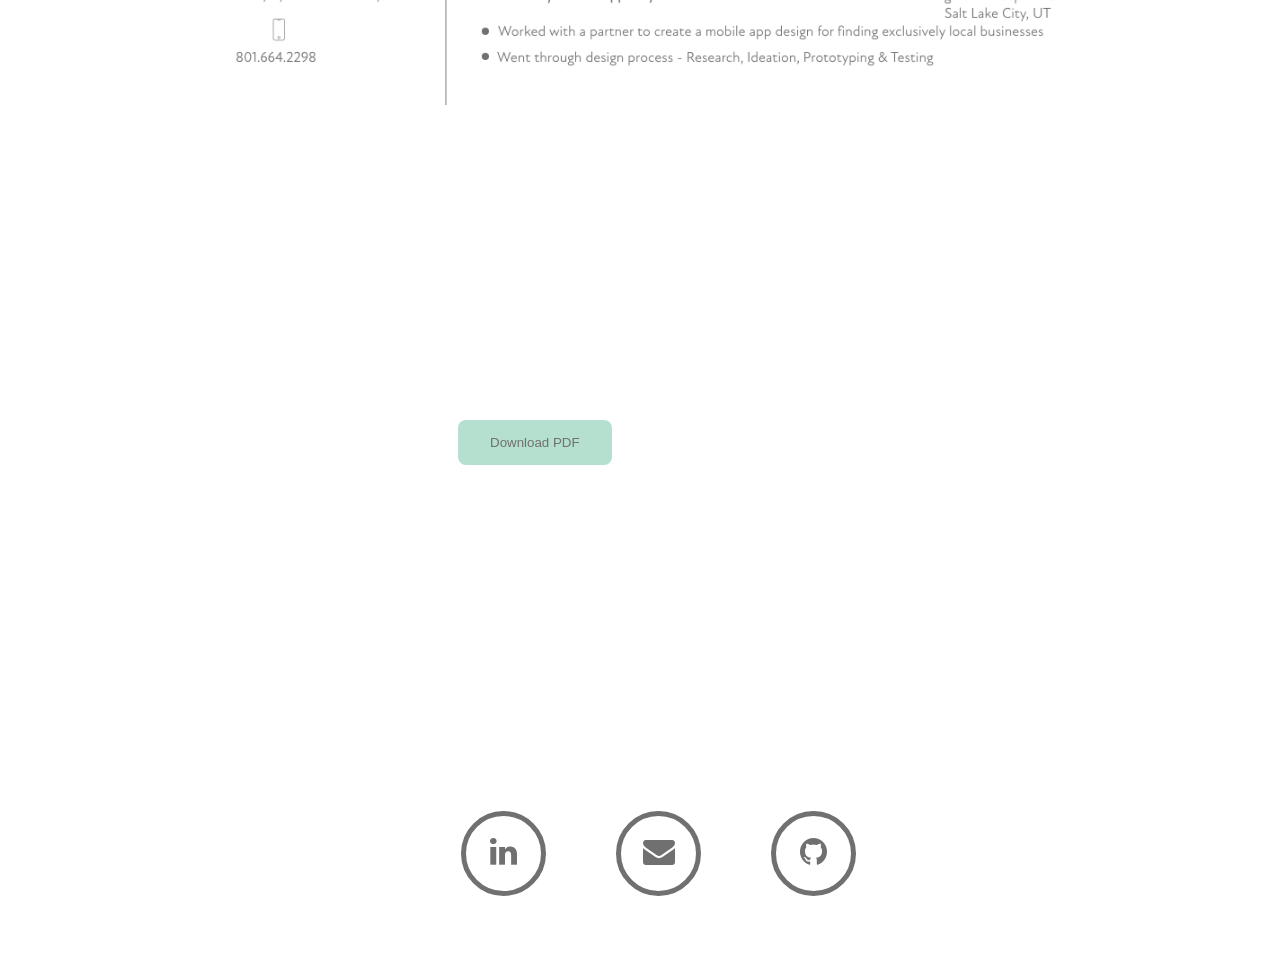
<file: my-resume.html>
<!DOCTYPE html>
<html lang="en">
<head>
    <meta charset="UTF-8">
    <meta name="viewport" content="width=device-width, initial-scale=1.0">
    <title>My Resume</title>
    <link rel="stylesheet" href="CSS/my-resume.css">
    <link rel="preconnect" href="https://fonts.gstatic.com">
    <link href="https://fonts.googleapis.com/css2?family=Montserrat:wght@100&display=swap" 
    rel="stylesheet">
    <link rel="stylesheet" href="https://stackpath.bootstrapcdn.com/font-awesome/4.7.0/css/font-awesome.min.css" integrity="sha384-wvfXpqpZZVQGK6TAh5PVlGOfQNHSoD2xbE+QkPxCAFlNEevoEH3Sl0sibVcOQVnN" crossorigin="anonymous">

</head>
<body>
    <div class="container1">
        <header>
            <div class="logo">
                <a href="index.html">A M </a>
             </div>
             <nav> 
                <a href="about-me.html">ABOUT</a>
                <a href="my-resume.html">RESUME</a>
                <a href="projects.html">PROJECTS</a>
                <a href="contact-me.html">CONTACT</a>
            </nav>
        </header>
     </div>
     
    <h1>My Resume</h1>

    <img src="images/Arielle Moore UXUI Resume.png" alt="png of Resume">
    <button class="btn-pdf">
        <a href="images/Arielle Moore UXUI Resume.pdf" target="_blank">Download PDF</a>
    </button>
    <div class="gif">
        <iframe width="auto" height="auto" src="https://media.giphy.com/media/JNsaan5HMRQKt2cnnn/giphy.gif" frameborder="0" allowfullscreen></iframe>
    </div>

    <footer>
        <div class="footer">
            <div>
                <a href="https://www.linkedin.com/in/arielle-a-moore/"><i class="fa fa-linkedin fa-2x"></i></a>
                <a href="contact-me.html"><i class="fa fa-envelope fa-2x"></i></a>
                <a href="https://github.com/ariemoore?tab=repositories"><i class="fa fa-github fa-2x"></i></a>
            </div>
        </div>
       
    </footer>
    
</body>


</html>
</file>
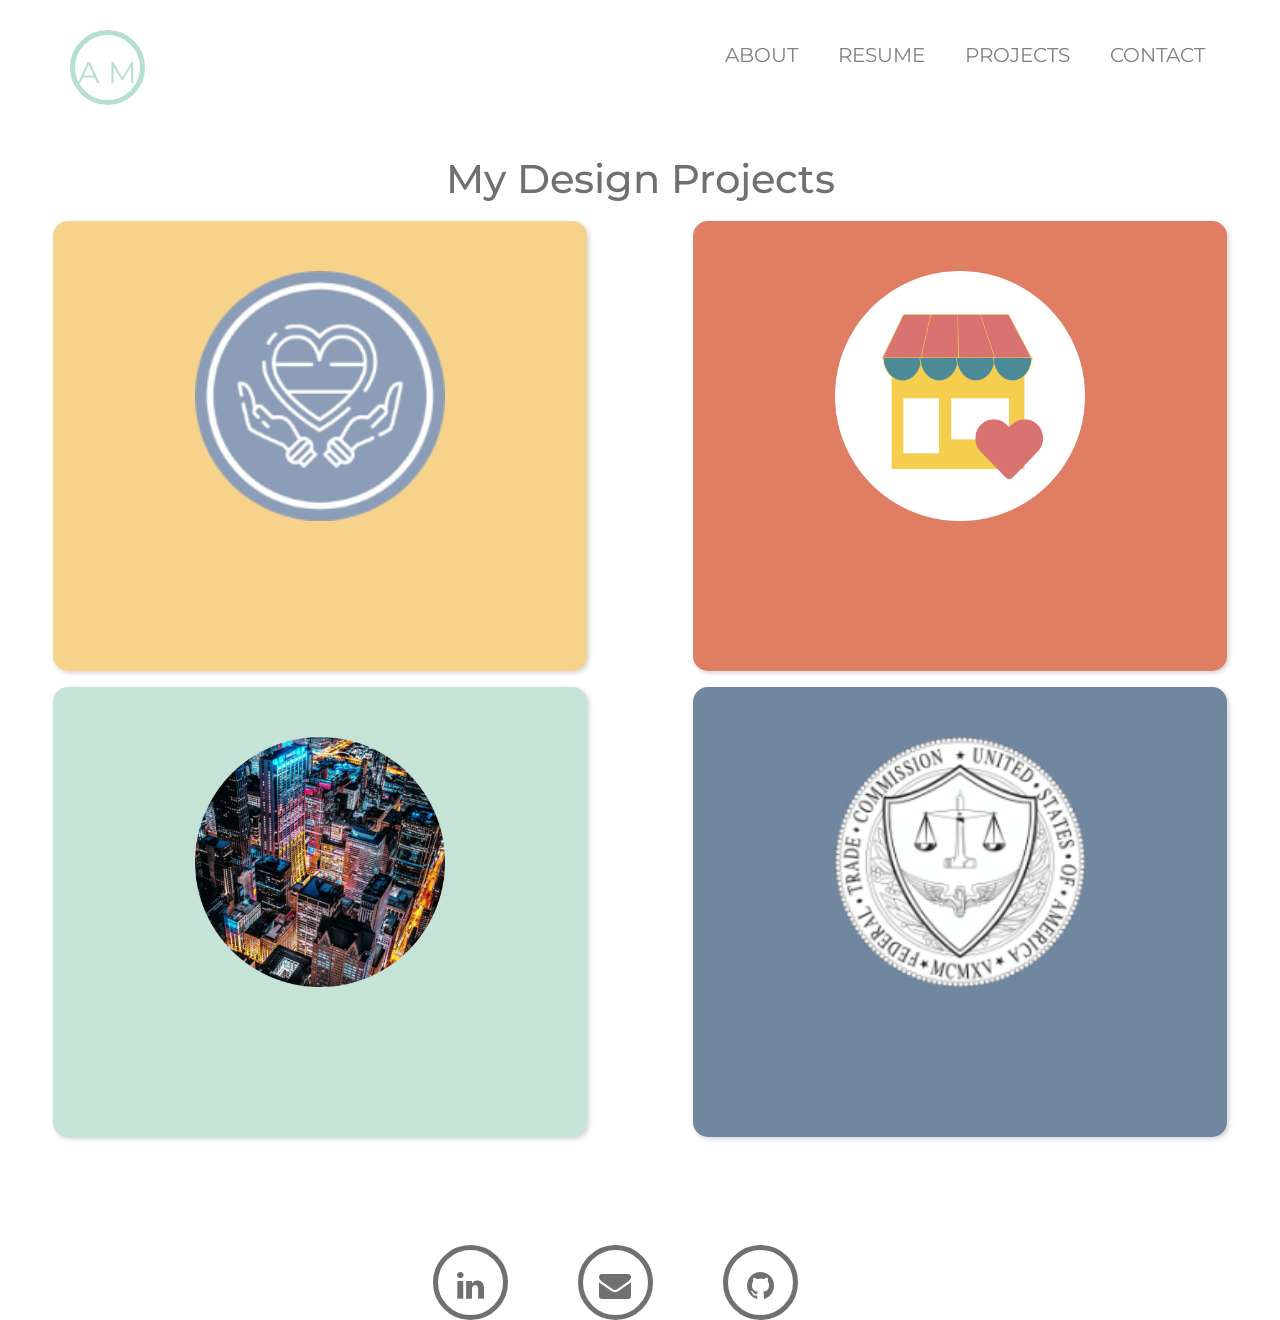
<file: projects.html>
<!DOCTYPE html>
<html lang="en">
<head>
    <meta charset="UTF-8">
    <meta name="viewport" content="width=device-width, initial-scale=1.0">
    <title>My Portfolio</title>
    <link rel="stylesheet" href="https://cdn.jsdelivr.net/npm/bootstrap@4.6.0/dist/css/bootstrap.min.css" integrity="sha384-B0vP5xmATw1+K9KRQjQERJvTumQW0nPEzvF6L/Z6nronJ3oUOFUFpCjEUQouq2+l" crossorigin="anonymous">
        <link href="https://stackpath.bootstrapcdn.con/font-awesome/4.7.0/css/font-awesome.min.css"rel="stylesheet">
        <link rel="preconnect" href="https://fonts.gstatic.com">
        <link href="https://fonts.googleapis.com/css2?family=Montserrat:wght@100&display=swap" rel="stylesheet">
        <link rel="stylesheet" href="https://stackpath.bootstrapcdn.com/font-awesome/4.7.0/css/font-awesome.min.css" integrity="sha384-wvfXpqpZZVQGK6TAh5PVlGOfQNHSoD2xbE+QkPxCAFlNEevoEH3Sl0sibVcOQVnN" crossorigin="anonymous">
        <link rel="stylesheet" href="CSS/projects.css">
    </head>
    <body>
        <div class="container1">
            <header>
                <div class="logo">
                    <a href="index.html">A M </a>
                 </div>
                 <nav> 
                    <a href="about-me.html">ABOUT</a>
                    <a href="my-resume.html">RESUME</a>
                    <a href="projects.html">PROJECTS</a>
                    <a href="contact-me.html">CONTACT</a>
                </nav>
            </header>
         </div>

         <h1>My Design Projects</h1>

         <div class="container-fluid">
             <div class="row justify-content-center">
                 <div class="col-sm-11 col-lg-5 box box1 mx-auto my-2">
                    <a href="nonprofit.html" target="_self">
                        <div class="box-holder">
                            <img class="img-icon" src="images/rrc-logo.png" alt="RRC faux logo">
                        </div>
                        <div class="box-link">
                            <h4>NonProfit</h4>
                            <h4>Website Redesign Project / 2020</h4>
                        </div>
                    </a>
                 </div>
                 <div class="col-sm-11 col-lg-5 box box2 mx-auto my-2">
                    <a href="share-local.html" target="_self">
                        <div class="box-holder">
                            <img class="img-icon" src="images/sharelocal-logo.png" alt="SL logo">
                        </div>
                        <div class="box-link">
                            <h4>ShareLocal</h4>
                            <h4>Mobile App Project 2020</h4>
                        </div>
                    </a>
                 </div>
             </div>
             <div class="row justify-content-center">
                <div class="col-sm-11 col-lg-5 box box3 mx-auto my-2">
                   <a href="electric-nights.html" target="_self">
                       <div class="box-holder">
                        <img class="img-icon" src="images/electricnights-logo.png" alt="electric nights logo">
                       </div>
                       <div class="box-link">
                            <h4>Electric Nights</h4>
                            <h4>Mobile App Project 2020</h4>
                       </div>
                   </a>
                </div>
                <div class="col-sm-11 col-lg-5 box box4 mx-auto my-2">
                   <a href="ftc.html" target="_self">
                       <div class="box-holder">
                        <img class="img-icon" src="images/FTC seal.png" alt="ftc seal">
                       </div>
                       <div class="box-link">
                            <h4>FTC</h4>
                            <h4>Government Website Redesign Project / 2020</h4>
                       </div>
                   </a>
                </div>
            </div>
        </div>




  

            <!-- <div class="box">
                <a href="electric-nights.html" target="_self">
                    <div class="icon"><i class="fa fa-electric-nights" aria-hidden="true">
                        <img src="images/electricnights-logo.png" alt="electric nights logo">
                    </i></div>
                    <div class="content">
                        <h4>Electric Nights</h4>
                        <h4>Mobile App Project 2020</h4>
                    </div>
                </a>
            </div>
            <div class="box">
                <a href="ftc.html" target="_self">
                    <div class="icon"><i class="fa fa-ftc" aria-hidden="true">
                        <img src="images/FTC seal.png" alt="ftc seal">
                    </i></div>
                    <div class="content">
                        <h3>FTC</h3>
                        <h3>Government Website Redesign Project / 2020</h3>
                    </div>
                </a>
            </div>
        </div> -->

        <footer>
            <div class="footer">
                <div>
                    <a href="https://www.linkedin.com/in/arielle-a-moore/"><i class="fa fa-linkedin fa-2x"></i></a>
                    <a href="contact-me.html"><i class="fa fa-envelope fa-2x"></i></a>
                    <a href="https://github.com/ariemoore?tab=repositories"><i class="fa fa-github fa-2x"></i></a>
                </div>
            </div>
           
        </footer>

    </body>



    </html>
</file>
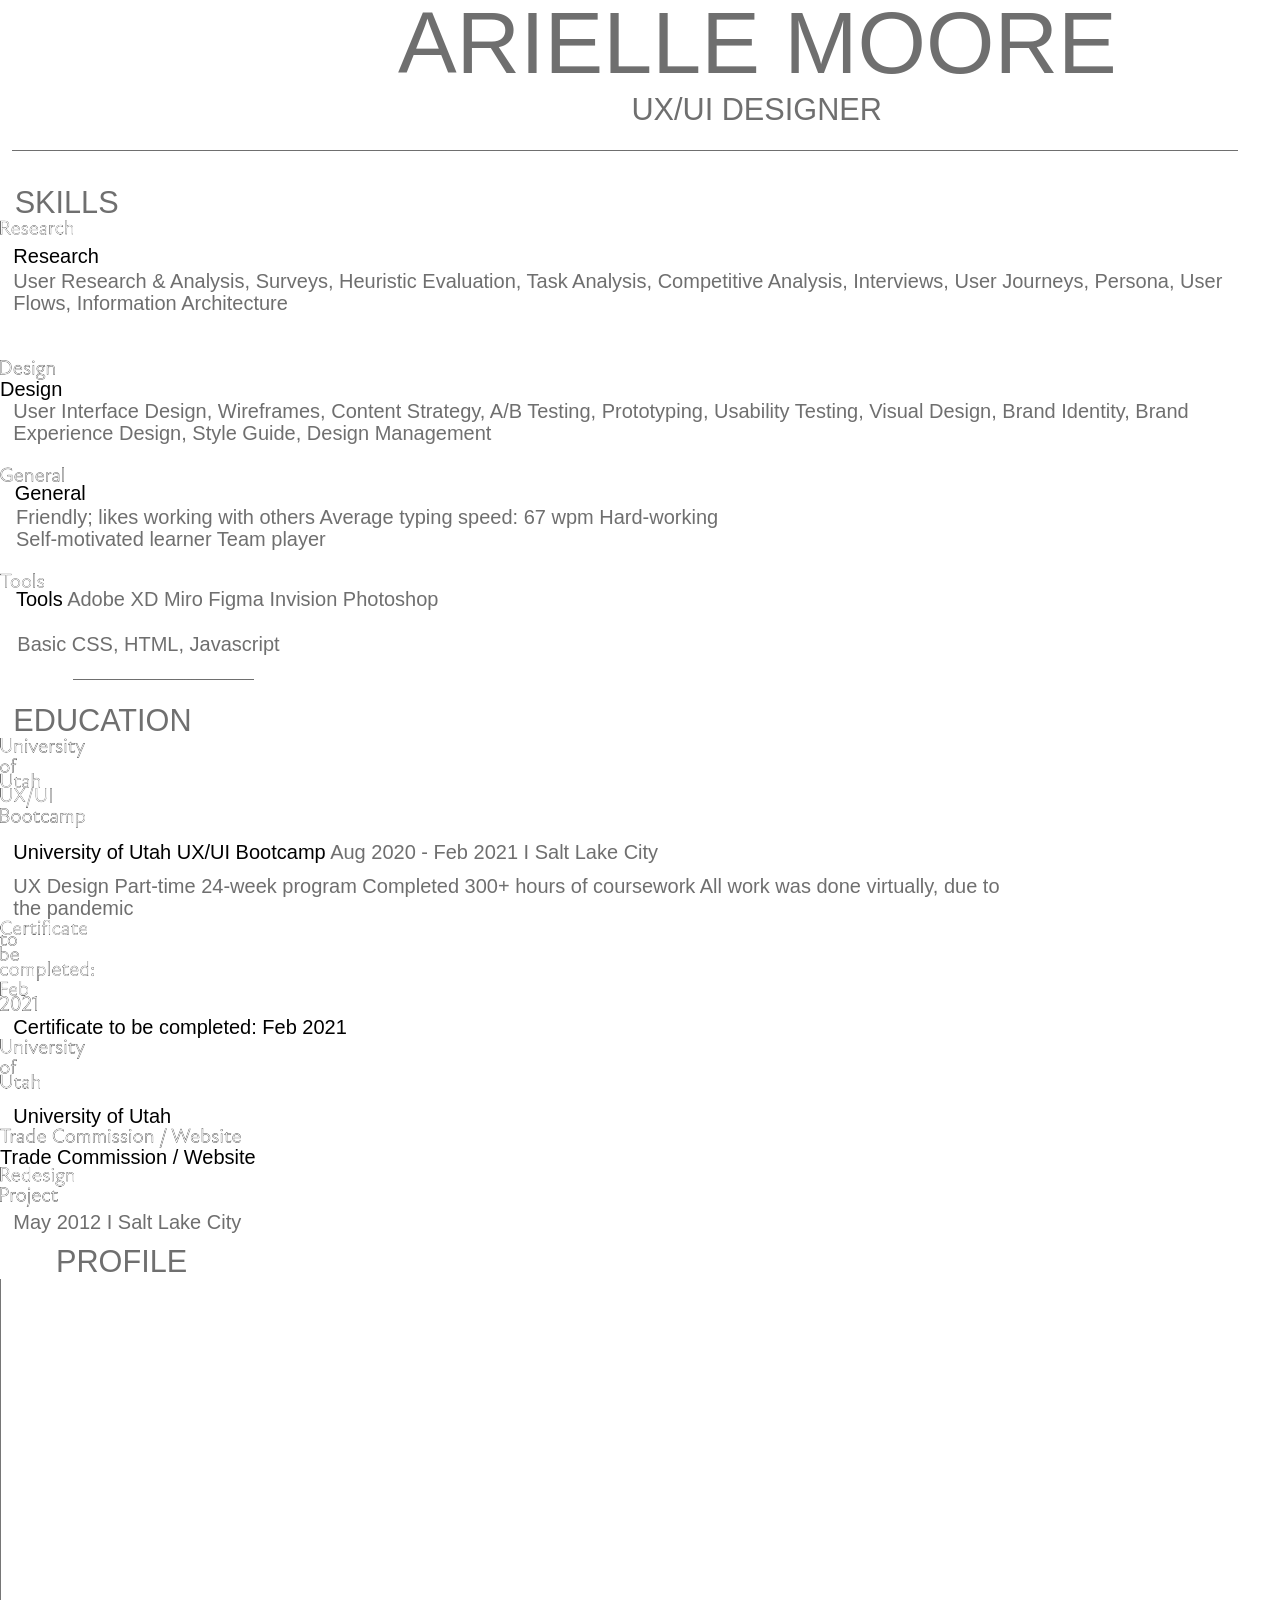
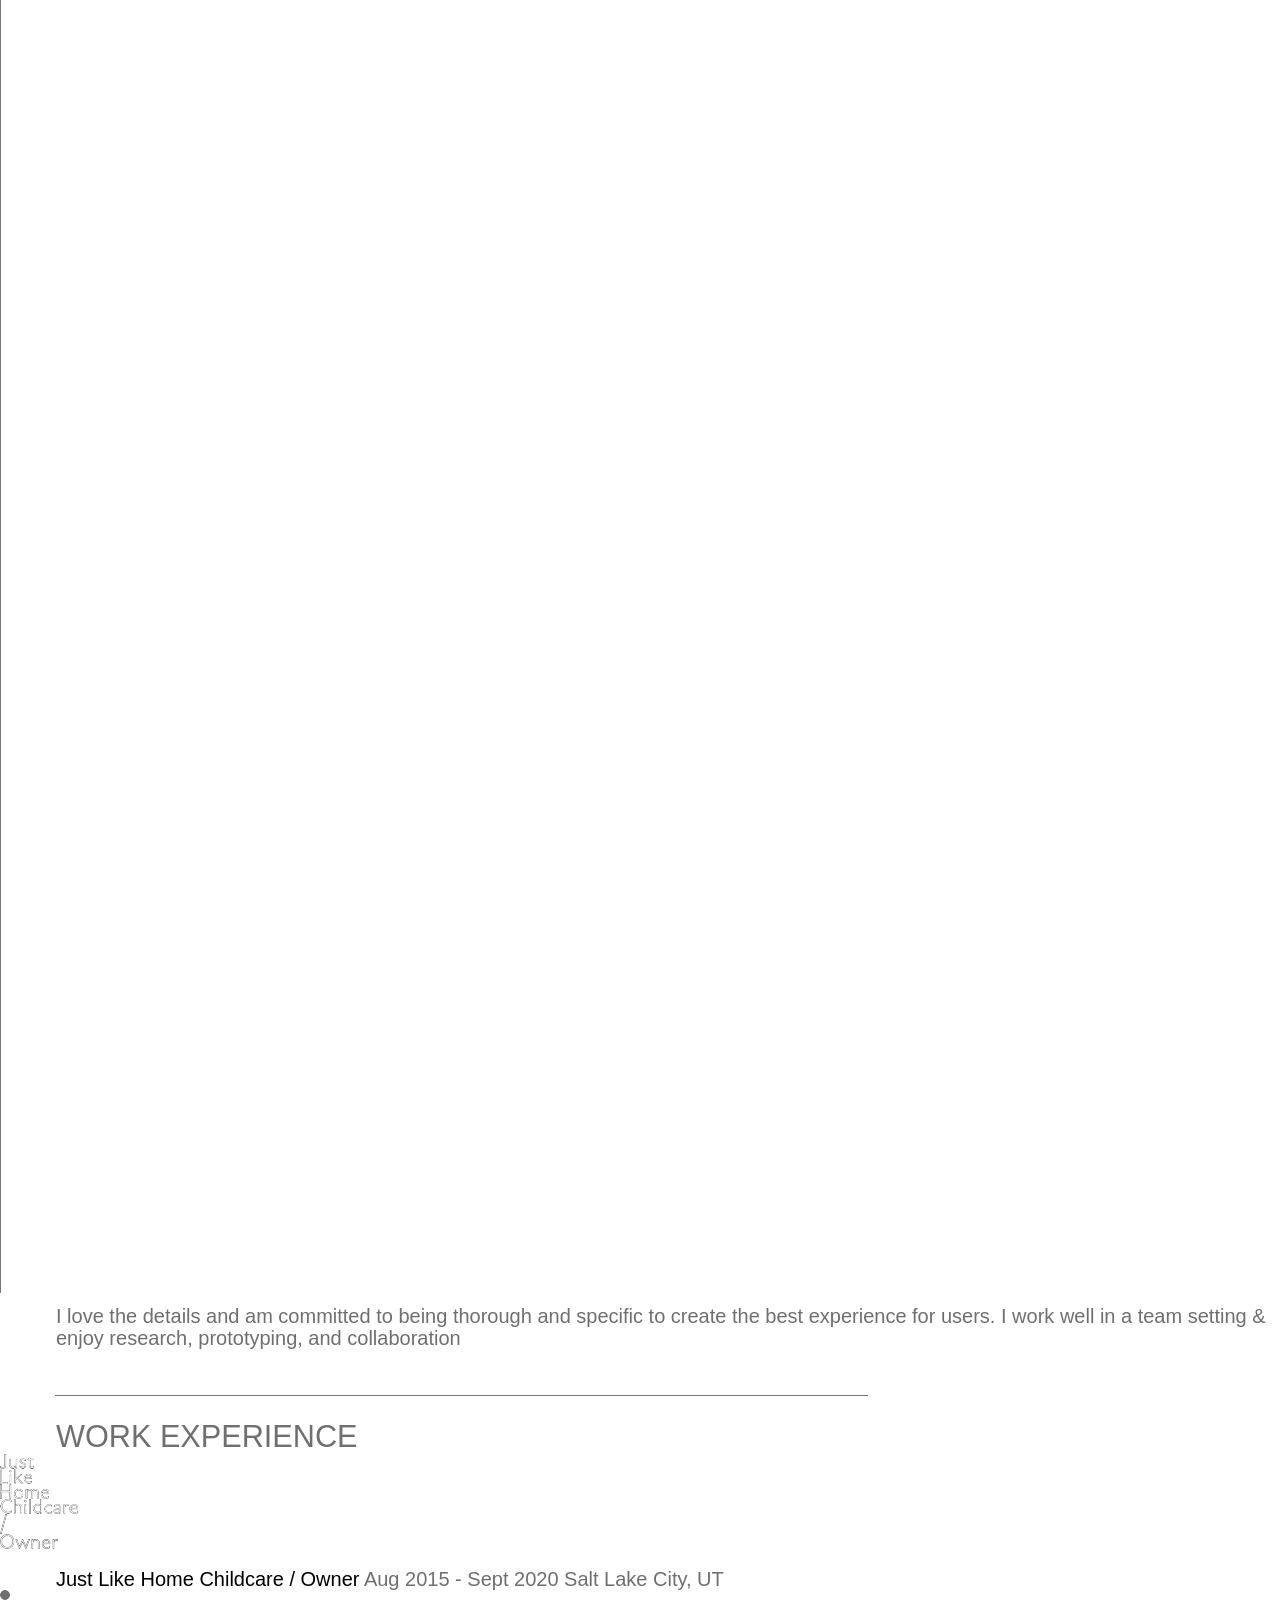
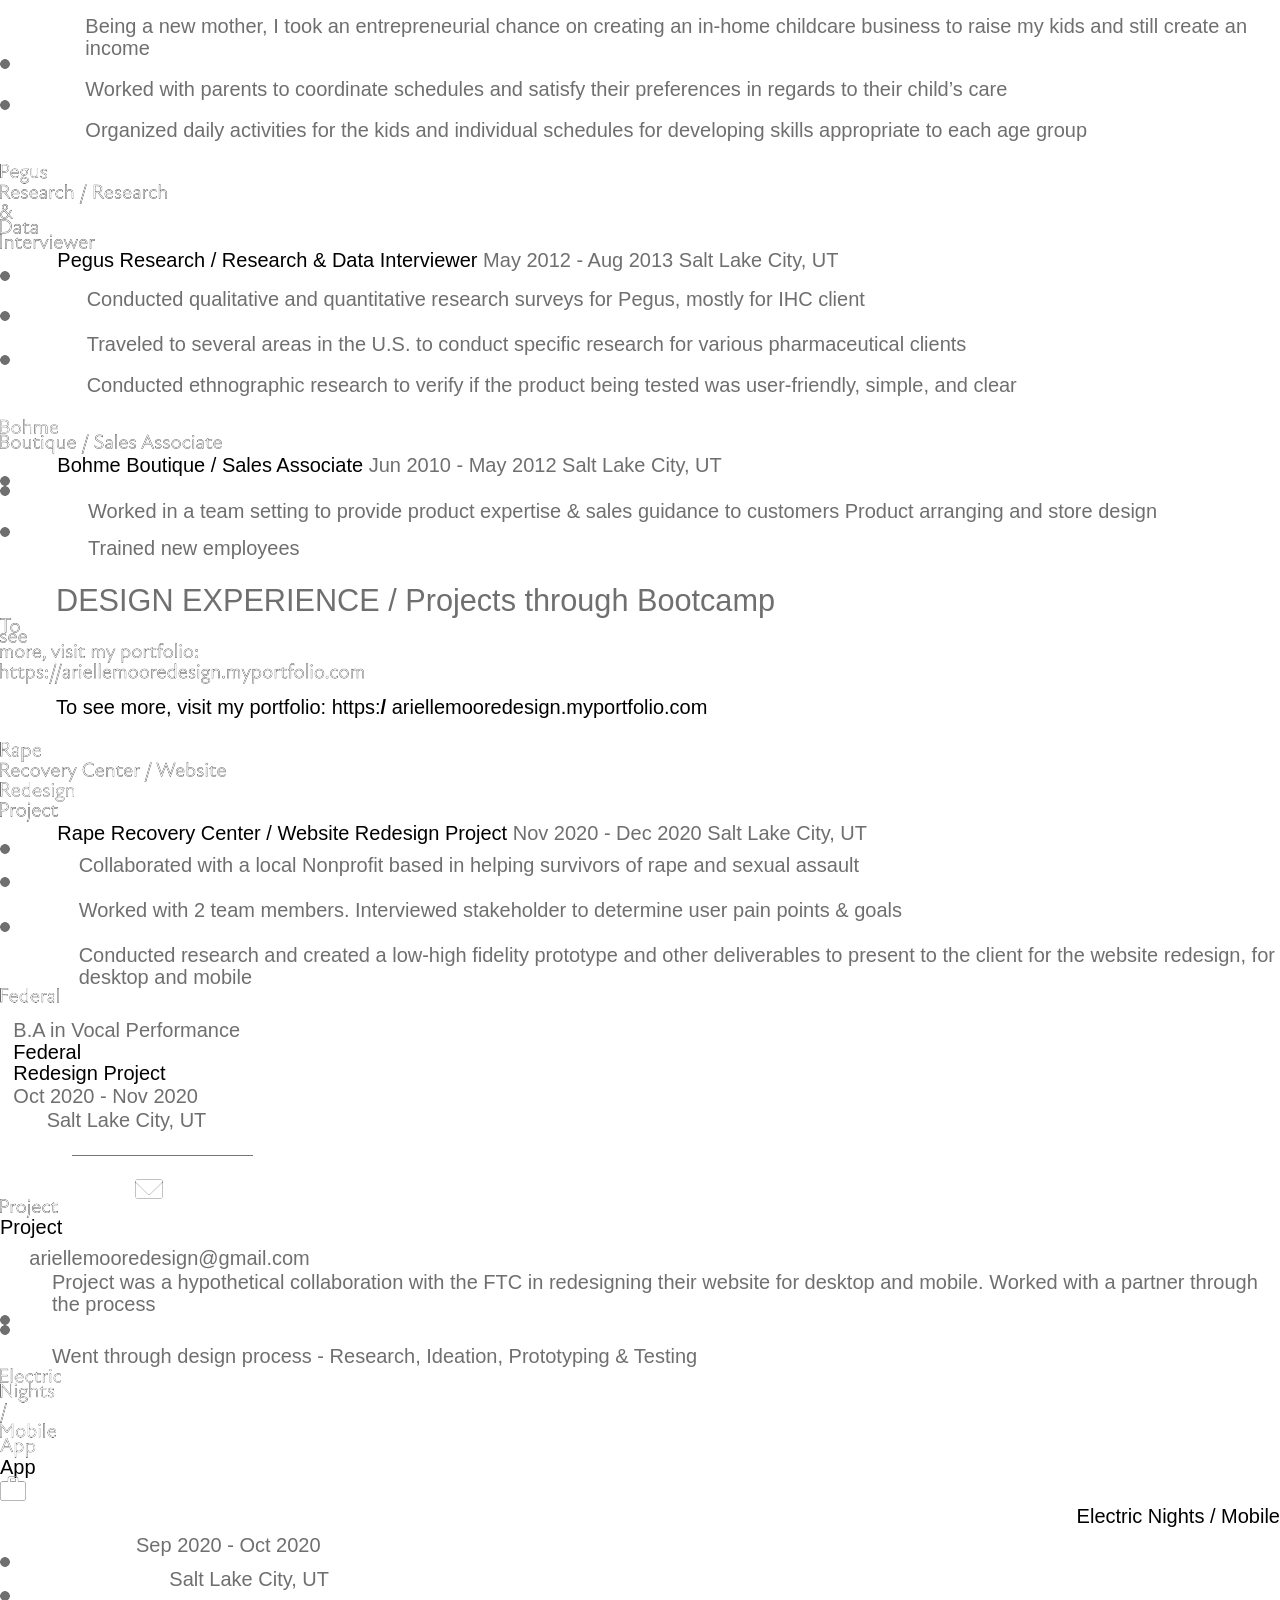
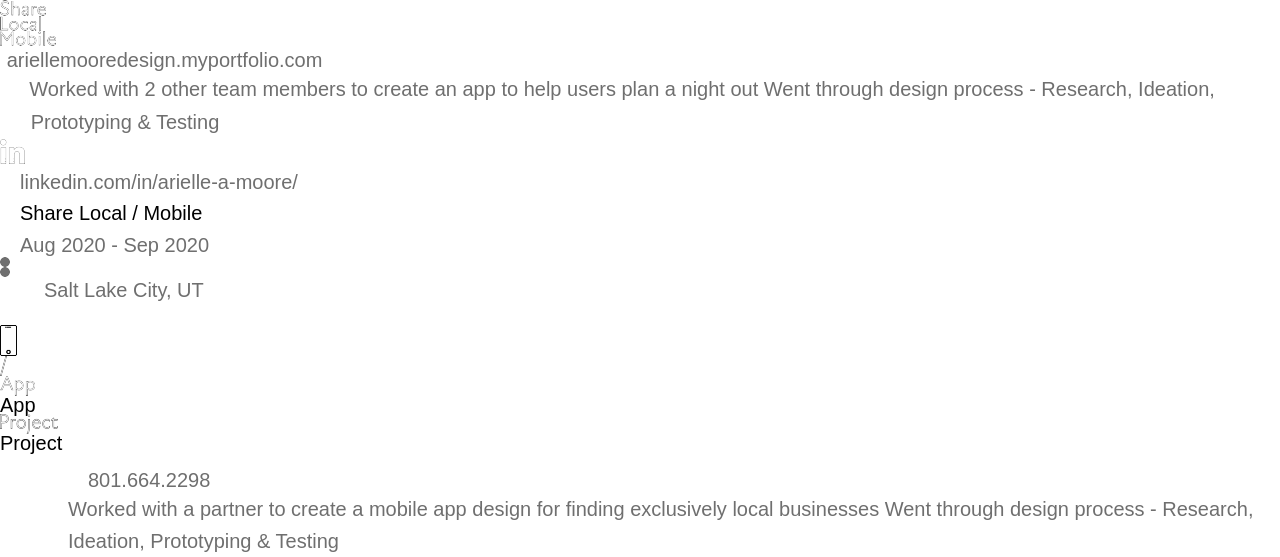
<file: images/Arielle Moore UXUI Resume.html>
<!DOCTYPE  html PUBLIC "-//W3C//DTD XHTML 1.0 Transitional//EN" "http://www.w3.org/TR/xhtml1/DTD/xhtml1-transitional.dtd">
<html xmlns="http://www.w3.org/1999/xhtml"><head><meta http-equiv="Content-Type" content="text/html; charset=utf-8"/><title>Arielle Moore UXUI Resume</title><style type="text/css"> * {margin:0; padding:0; text-indent:0; }
 .s1 { color: #6F6F6F; font-family:Arial, sans-serif; font-style: normal; font-weight: normal; text-decoration: none; font-size: 66pt; }
 .s2 { color: #6F6F6F; font-family:Arial, sans-serif; font-style: normal; font-weight: normal; text-decoration: none; font-size: 23pt; }
 .s3 { color: black; font-family:Arial, sans-serif; font-style: normal; font-weight: normal; text-decoration: none; font-size: 15pt; }
 .p, p { color: #6F6F6F; font-family:Arial, sans-serif; font-style: normal; font-weight: normal; text-decoration: none; font-size: 15pt; margin:0pt; }
 .s4 { color: black; font-family:Arial, sans-serif; font-style: normal; font-weight: normal; text-decoration: none; font-size: 15pt; vertical-align: 1pt; }
 a { color: #6F6F6F; font-family:Arial, sans-serif; font-style: normal; font-weight: normal; text-decoration: none; font-size: 15pt; }
</style></head><body><p class="s1" style="padding-left: 176pt;text-indent: 0pt;line-height: 65pt;text-align: center;">ARIELLE MOORE</p><p class="s2" style="padding-top: 4pt;padding-left: 175pt;text-indent: 0pt;text-align: center;">UX/UI DESIGNER</p><p style="text-indent: 0pt;text-align: left;"><br/></p><p style="padding-left: 9pt;text-indent: 0pt;line-height: 1pt;text-align: left;"><span><img width="1226" height="1" alt="image" src="Arielle%20Moore%20UXUI%20Resume_files/Image_001.png"/></span></p><p style="text-indent: 0pt;text-align: left;"><br/></p><p class="s2" style="padding-top: 8pt;padding-left: 11pt;text-indent: 0pt;text-align: left;">SKILLS</p><p style="text-indent: 0pt;text-align: left;"><span><img width="73" height="15" alt="image" src="Arielle%20Moore%20UXUI%20Resume_files/Image_002.png"/></span></p><p class="s3" style="padding-top: 8pt;padding-left: 10pt;text-indent: 0pt;text-align: left;">Research</p><p style="padding-top: 1pt;padding-left: 10pt;text-indent: 0pt;line-height: 110%;text-align: left;">User Research &amp; Analysis, Surveys, Heuristic Evaluation, Task Analysis, Competitive Analysis, Interviews, User Journeys, Persona, User Flows, Information Architecture</p><p style="text-indent: 0pt;text-align: left;"><br/></p><p style="text-indent: 0pt;text-align: left;"><br/></p><p style="text-indent: 0pt;text-align: left;"><span><img width="55" height="20" alt="image" src="Arielle%20Moore%20UXUI%20Resume_files/Image_003.png"/></span></p><p class="s3" style="text-indent: 0pt;line-height: 14pt;text-align: left;">Design</p><p style="text-indent: 0pt;text-align: left;"/><p style="padding-top: 1pt;padding-left: 10pt;text-indent: 0pt;line-height: 110%;text-align: left;">User Interface Design, Wireframes, Content Strategy, A/B Testing, Prototyping, Usability Testing, Visual Design, Brand Identity, Brand Experience Design, Style Guide, Design Management</p><p style="text-indent: 0pt;text-align: left;"><br/></p><p style="text-indent: 0pt;text-align: left;"><span><img width="64" height="15" alt="image" src="Arielle%20Moore%20UXUI%20Resume_files/Image_004.png"/></span></p><p class="s3" style="padding-left: 11pt;text-indent: 0pt;text-align: left;">General</p><p style="padding-top: 1pt;padding-left: 12pt;text-indent: 0pt;line-height: 110%;text-align: left;">Friendly; likes working with others Average typing speed: 67 wpm Hard-working</p><p style="padding-left: 12pt;text-indent: 0pt;line-height: 110%;text-align: left;">Self-motivated learner Team player</p><p style="text-indent: 0pt;text-align: left;"><br/></p><p style="text-indent: 0pt;text-align: left;"><span><img width="44" height="15" alt="image" src="Arielle%20Moore%20UXUI%20Resume_files/Image_005.png"/></span></p><p class="s3" style="padding-left: 13pt;text-indent: -1pt;line-height: 110%;text-align: left;">Tools <span style=" color: #6F6F6F;">Adobe XD Miro Figma Invision Photoshop</span></p><p style="text-indent: 0pt;text-align: left;"><br/></p><p style="padding-left: 13pt;text-indent: 0pt;text-align: left;">Basic CSS, HTML, Javascript</p><p style="text-indent: 0pt;text-align: left;"><br/></p><p style="padding-left: 55pt;text-indent: 0pt;line-height: 1pt;text-align: left;"><span><img width="181" height="1" alt="image" src="Arielle%20Moore%20UXUI%20Resume_files/Image_006.png"/></span></p><p style="text-indent: 0pt;text-align: left;"><br/></p><p class="s2" style="padding-left: 10pt;text-indent: 0pt;text-align: left;">EDUCATION</p><p style="text-indent: 0pt;text-align: left;"><span><img width="85" height="20" alt="image" src="Arielle%20Moore%20UXUI%20Resume_files/Image_007.png"/></span></p><p style="text-indent: 0pt;text-align: left;"><span><img width="17" height="15" alt="image" src="Arielle%20Moore%20UXUI%20Resume_files/Image_008.png"/></span></p><p style="text-indent: 0pt;text-align: left;"><span><img width="40" height="15" alt="image" src="Arielle%20Moore%20UXUI%20Resume_files/Image_009.png"/></span></p><p style="text-indent: 0pt;text-align: left;"><span><img width="52" height="20" alt="image" src="Arielle%20Moore%20UXUI%20Resume_files/Image_010.png"/></span></p><p style="text-indent: 0pt;text-align: left;"><span><img width="85" height="20" alt="image" src="Arielle%20Moore%20UXUI%20Resume_files/Image_011.png"/></span></p><p class="s3" style="padding-top: 9pt;padding-left: 10pt;text-indent: 0pt;line-height: 121%;text-align: justify;">University of Utah UX/UI Bootcamp <span style=" color: #6F6F6F;">Aug 2020 - Feb 2021 I Salt Lake City</span></p><p style="padding-top: 8pt;padding-left: 10pt;text-indent: 0pt;line-height: 112%;text-align: justify;">UX Design Part-time 24-week program Completed 300+ hours of coursework All work was done virtually, due to</p><p style="padding-left: 10pt;text-indent: 0pt;line-height: 17pt;text-align: justify;">the pandemic</p><p style="text-indent: 0pt;text-align: left;"><span><img width="87" height="15" alt="image" src="Arielle%20Moore%20UXUI%20Resume_files/Image_012.png"/></span></p><p style="text-indent: 0pt;text-align: left;"><span><img width="17" height="11" alt="image" src="Arielle%20Moore%20UXUI%20Resume_files/Image_013.png"/></span></p><p style="text-indent: 0pt;text-align: left;"><span><img width="19" height="15" alt="image" src="Arielle%20Moore%20UXUI%20Resume_files/Image_014.png"/></span></p><p style="text-indent: 0pt;text-align: left;"><span><img width="94" height="20" alt="image" src="Arielle%20Moore%20UXUI%20Resume_files/Image_015.png"/></span></p><p style="text-indent: 0pt;text-align: left;"><span><img width="28" height="15" alt="image" src="Arielle%20Moore%20UXUI%20Resume_files/Image_016.png"/></span></p><p style="text-indent: 0pt;text-align: left;"><span><img width="37" height="15" alt="image" src="Arielle%20Moore%20UXUI%20Resume_files/Image_017.png"/></span></p><p class="s3" style="padding-top: 4pt;padding-left: 10pt;text-indent: 0pt;text-align: justify;">Certiﬁcate to be completed: Feb 2021</p><p style="text-indent: 0pt;text-align: left;"><span><img width="85" height="20" alt="image" src="Arielle%20Moore%20UXUI%20Resume_files/Image_018.png"/></span></p><p style="text-indent: 0pt;text-align: left;"><span><img width="17" height="15" alt="image" src="Arielle%20Moore%20UXUI%20Resume_files/Image_019.png"/></span></p><p style="text-indent: 0pt;text-align: left;"><span><img width="40" height="15" alt="image" src="Arielle%20Moore%20UXUI%20Resume_files/Image_020.png"/></span></p><p class="s3" style="padding-top: 12pt;padding-left: 10pt;text-indent: 0pt;text-align: justify;">University of Utah</p><p style="text-indent: 0pt;text-align: left;"><span><img width="241" height="20" alt="image" src="Arielle%20Moore%20UXUI%20Resume_files/Image_021.png"/></span></p><p class="s3" style="text-indent: 0pt;line-height: 14pt;text-align: left;">Trade Commission / Website</p><p style="text-indent: 0pt;text-align: left;"/><p style="text-indent: 0pt;text-align: left;"><span><img width="74" height="20" alt="image" src="Arielle%20Moore%20UXUI%20Resume_files/Image_022.png"/></span></p><p style="text-indent: 0pt;text-align: left;"><span><img width="58" height="20" alt="image" src="Arielle%20Moore%20UXUI%20Resume_files/Image_023.png"/></span></p><p style="padding-top: 3pt;padding-left: 10pt;text-indent: 0pt;text-align: justify;">May 2012 I Salt Lake City</p><p class="s2" style="padding-top: 8pt;padding-left: 42pt;text-indent: 0pt;text-align: left;">PROFILE</p><p style="text-indent: 0pt;text-align: left;"><span><img width="1" height="1614" alt="image" src="Arielle%20Moore%20UXUI%20Resume_files/Image_024.png"/></span></p><p style="padding-top: 9pt;padding-left: 42pt;text-indent: 0pt;line-height: 110%;text-align: left;">I love the details and am committed to being thorough and speciﬁc to create the best experience for users. I work well in a team setting &amp; enjoy research, prototyping, and collaboration</p><p style="text-indent: 0pt;text-align: left;"><br/></p><p style="text-indent: 0pt;text-align: left;"><br/></p><p style="padding-left: 41pt;text-indent: 0pt;line-height: 1pt;text-align: left;"><span><img width="813" height="1" alt="image" src="Arielle%20Moore%20UXUI%20Resume_files/Image_025.png"/></span></p><p style="text-indent: 0pt;text-align: left;"><br/></p><p class="s2" style="padding-left: 42pt;text-indent: 0pt;text-align: left;">WORK EXPERIENCE</p><p style="text-indent: 0pt;text-align: left;"><span><img width="34" height="15" alt="image" src="Arielle%20Moore%20UXUI%20Resume_files/Image_026.png"/></span></p><p style="text-indent: 0pt;text-align: left;"><span><img width="32" height="15" alt="image" src="Arielle%20Moore%20UXUI%20Resume_files/Image_027.png"/></span></p><p style="text-indent: 0pt;text-align: left;"><span><img width="49" height="15" alt="image" src="Arielle%20Moore%20UXUI%20Resume_files/Image_028.png"/></span></p><p style="text-indent: 0pt;text-align: left;"><span><img width="78" height="15" alt="image" src="Arielle%20Moore%20UXUI%20Resume_files/Image_029.png"/></span></p><p style="text-indent: 0pt;text-align: left;"><span><img width="7" height="20" alt="image" src="Arielle%20Moore%20UXUI%20Resume_files/Image_030.png"/></span></p><p style="text-indent: 0pt;text-align: left;"><span><img width="58" height="15" alt="image" src="Arielle%20Moore%20UXUI%20Resume_files/Image_031.png"/></span></p><p class="s4" style="padding-top: 14pt;padding-left: 537pt;text-indent: -495pt;line-height: 110%;text-align: left;">Just Like Home Childcare / Owner                                <span class="p">Aug 2015 - Sept 2020 Salt Lake City, UT</span></p><p style="text-indent: 0pt;text-align: left;"><span><img width="10" height="10" alt="image" src="Arielle%20Moore%20UXUI%20Resume_files/Image_032.png"/></span></p><p style="padding-top: 11pt;padding-left: 64pt;text-indent: 0pt;line-height: 110%;text-align: left;">Being a new mother, I took an entrepreneurial chance on creating an in-home childcare business to raise my kids and still create an income</p><p style="text-indent: 0pt;text-align: left;"><span><img width="10" height="10" alt="image" src="Arielle%20Moore%20UXUI%20Resume_files/Image_033.png"/></span></p><p style="padding-top: 7pt;padding-left: 64pt;text-indent: 0pt;line-height: 110%;text-align: left;">Worked with parents to coordinate schedules and satisfy their preferences in regards to their child’s care</p><p style="text-indent: 0pt;text-align: left;"><span><img width="10" height="10" alt="image" src="Arielle%20Moore%20UXUI%20Resume_files/Image_034.png"/></span></p><p style="padding-top: 7pt;padding-left: 64pt;text-indent: 0pt;line-height: 110%;text-align: left;">Organized daily activities for the kids and individual schedules for developing skills appropriate to each age group</p><p style="text-indent: 0pt;text-align: left;"><br/></p><p style="text-indent: 0pt;text-align: left;"><span><img width="47" height="20" alt="image" src="Arielle%20Moore%20UXUI%20Resume_files/Image_035.png"/></span></p><p style="text-indent: 0pt;text-align: left;"><span><img width="167" height="20" alt="image" src="Arielle%20Moore%20UXUI%20Resume_files/Image_036.png"/></span></p><p style="text-indent: 0pt;text-align: left;"><span><img width="13" height="15" alt="image" src="Arielle%20Moore%20UXUI%20Resume_files/Image_037.png"/></span></p><p style="text-indent: 0pt;text-align: left;"><span><img width="38" height="15" alt="image" src="Arielle%20Moore%20UXUI%20Resume_files/Image_038.png"/></span></p><p style="text-indent: 0pt;text-align: left;"><span><img width="95" height="15" alt="image" src="Arielle%20Moore%20UXUI%20Resume_files/Image_039.png"/></span></p><p class="s4" style="padding-left: 538pt;text-indent: -495pt;line-height: 110%;text-align: left;">Pegus Research / Research &amp; Data Interviewer                        <span class="p">May 2012 - Aug 2013 Salt Lake City, UT</span></p><p style="text-indent: 0pt;text-align: left;"><span><img width="10" height="10" alt="image" src="Arielle%20Moore%20UXUI%20Resume_files/Image_040.png"/></span></p><p style="padding-top: 5pt;padding-left: 65pt;text-indent: 0pt;text-align: left;">Conducted qualitative and quantitative research surveys for Pegus, mostly for IHC client</p><p style="text-indent: 0pt;text-align: left;"><span><img width="10" height="10" alt="image" src="Arielle%20Moore%20UXUI%20Resume_files/Image_041.png"/></span></p><p style="padding-top: 9pt;padding-left: 65pt;text-indent: 0pt;line-height: 110%;text-align: left;">Traveled to several areas in the U.S. to conduct speciﬁc research for various pharmaceutical clients</p><p style="text-indent: 0pt;text-align: left;"><span><img width="10" height="10" alt="image" src="Arielle%20Moore%20UXUI%20Resume_files/Image_042.png"/></span></p><p style="padding-top: 7pt;padding-left: 65pt;text-indent: 0pt;line-height: 110%;text-align: left;">Conducted ethnographic research to verify if the product being tested was user-friendly, simple, and clear</p><p style="text-indent: 0pt;text-align: left;"><br/></p><p style="text-indent: 0pt;text-align: left;"><span><img width="58" height="15" alt="image" src="Arielle%20Moore%20UXUI%20Resume_files/Image_043.png"/></span></p><p style="text-indent: 0pt;text-align: left;"><span><img width="222" height="20" alt="image" src="Arielle%20Moore%20UXUI%20Resume_files/Image_044.png"/></span></p><p class="s4" style="padding-left: 538pt;text-indent: -495pt;line-height: 110%;text-align: left;">Bohme Boutique / Sales Associate                                 <span class="p">Jun 2010 - May 2012 Salt Lake City, UT</span></p><p style="text-indent: 0pt;text-align: left;"><span><img width="10" height="10" alt="image" src="Arielle%20Moore%20UXUI%20Resume_files/Image_045.png"/></span></p><p style="text-indent: 0pt;text-align: left;"><span><img width="10" height="10" alt="image" src="Arielle%20Moore%20UXUI%20Resume_files/Image_046.png"/></span></p><p style="padding-left: 66pt;text-indent: 0pt;line-height: 155%;text-align: left;">Worked in a team setting to provide product expertise &amp; sales guidance to customers Product arranging and store design</p><p style="text-indent: 0pt;text-align: left;"><span><img width="10" height="10" alt="image" src="Arielle%20Moore%20UXUI%20Resume_files/Image_047.png"/></span></p><p style="padding-left: 66pt;text-indent: 0pt;line-height: 17pt;text-align: left;">Trained new employees</p><p style="text-indent: 0pt;text-align: left;"><br/></p><p class="s2" style="padding-left: 42pt;text-indent: 0pt;text-align: left;">DESIGN EXPERIENCE / Projects through Bootcamp</p><p style="text-indent: 0pt;text-align: left;"><span><img width="20" height="15" alt="image" src="Arielle%20Moore%20UXUI%20Resume_files/Image_048.png"/></span></p><p style="text-indent: 0pt;text-align: left;"><span><img width="27" height="10" alt="image" src="Arielle%20Moore%20UXUI%20Resume_files/Image_049.png"/></span></p><p style="text-indent: 0pt;text-align: left;"><span><img width="198" height="20" alt="image" src="Arielle%20Moore%20UXUI%20Resume_files/Image_050.png"/></span></p><p style="text-indent: 0pt;text-align: left;"><span><img width="364" height="21" alt="image" src="Arielle%20Moore%20UXUI%20Resume_files/Image_051.png"/></span></p><p class="s3" style="padding-top: 9pt;padding-left: 42pt;text-indent: 0pt;text-align: left;">To see more, visit my portfolio: https:<b>/ </b>ariellemooredesign.myportfolio.com</p><p style="text-indent: 0pt;text-align: left;"><br/></p><p style="text-indent: 0pt;text-align: left;"><span><img width="41" height="20" alt="image" src="Arielle%20Moore%20UXUI%20Resume_files/Image_052.png"/></span></p><p style="text-indent: 0pt;text-align: left;"><span><img width="226" height="20" alt="image" src="Arielle%20Moore%20UXUI%20Resume_files/Image_053.png"/></span></p><p style="text-indent: 0pt;text-align: left;"><span><img width="74" height="20" alt="image" src="Arielle%20Moore%20UXUI%20Resume_files/Image_054.png"/></span></p><p style="text-indent: 0pt;text-align: left;"><span><img width="58" height="20" alt="image" src="Arielle%20Moore%20UXUI%20Resume_files/Image_055.png"/></span></p><p class="s4" style="padding-left: 538pt;text-indent: -495pt;line-height: 110%;text-align: left;">Rape Recovery Center / Website Redesign Project                   <span class="p">Nov 2020 - Dec 2020 Salt Lake City, UT</span></p><p style="text-indent: 0pt;text-align: left;"><span><img width="10" height="10" alt="image" src="Arielle%20Moore%20UXUI%20Resume_files/Image_056.png"/></span></p><p style="padding-left: 59pt;text-indent: 0pt;text-align: left;">Collaborated with a local Nonproﬁt based in helping survivors of rape and sexual assault</p><p style="text-indent: 0pt;text-align: left;"><span><img width="10" height="10" alt="image" src="Arielle%20Moore%20UXUI%20Resume_files/Image_057.png"/></span></p><p style="padding-top: 9pt;padding-left: 59pt;text-indent: 0pt;text-align: left;">Worked with 2 team members. Interviewed stakeholder to determine user pain points &amp; goals</p><p style="text-indent: 0pt;text-align: left;"><span><img width="10" height="10" alt="image" src="Arielle%20Moore%20UXUI%20Resume_files/Image_058.png"/></span></p><p style="padding-top: 9pt;padding-left: 59pt;text-indent: 0pt;line-height: 110%;text-align: left;">Conducted research and created a low-high ﬁdelity prototype and other deliverables to present to the client for the website redesign, for desktop and mobile</p><p style="text-indent: 0pt;text-align: left;"><span><img width="59" height="15" alt="image" src="Arielle%20Moore%20UXUI%20Resume_files/Image_059.png"/></span></p><p style="padding-top: 12pt;padding-left: 10pt;text-indent: 0pt;text-align: left;">B.A in Vocal Performance</p><p class="s3" style="padding-left: 10pt;text-indent: 0pt;line-height: 16pt;text-align: left;">Federal</p><p class="s3" style="padding-left: 10pt;text-indent: 0pt;line-height: 16pt;text-align: left;">Redesign Project</p><p style="padding-left: 10pt;text-indent: 0pt;line-height: 17pt;text-align: left;">Oct 2020 - Nov 2020</p><p style="padding-top: 1pt;padding-left: 35pt;text-indent: 0pt;text-align: left;">Salt Lake City, UT</p><p style="text-indent: 0pt;text-align: left;"><br/></p><p style="padding-left: 54pt;text-indent: 0pt;line-height: 1pt;text-align: left;"><span><img width="181" height="1" alt="image" src="Arielle%20Moore%20UXUI%20Resume_files/Image_060.png"/></span></p><p style="text-indent: 0pt;text-align: left;"><br/></p><p style="padding-left: 101pt;text-indent: 0pt;text-align: left;"><span><img width="28" height="20" alt="image" src="Arielle%20Moore%20UXUI%20Resume_files/Image_061.png"/></span></p><p style="text-indent: 0pt;text-align: left;"><span><img width="58" height="19" alt="image" src="Arielle%20Moore%20UXUI%20Resume_files/Image_062.png"/></span></p><p class="s3" style="text-indent: 0pt;line-height: 14pt;text-align: left;">Project</p><p style="text-indent: 0pt;text-align: left;"/><p style="padding-top: 8pt;padding-left: 22pt;text-indent: 0pt;text-align: left;"><a href="mailto:ariellemooredesign@gmail.com">ariellemooredesign@gmail.com</a></p><p style="padding-top: 1pt;padding-left: 39pt;text-indent: 0pt;line-height: 110%;text-align: left;">Project was a hypothetical collaboration with the FTC in redesigning their website for desktop and mobile. Worked with a partner through the process</p><p style="text-indent: 0pt;text-align: left;"><span><img width="10" height="10" alt="image" src="Arielle%20Moore%20UXUI%20Resume_files/Image_063.png"/></span></p><p style="text-indent: 0pt;text-align: left;"><span><img width="10" height="10" alt="image" src="Arielle%20Moore%20UXUI%20Resume_files/Image_064.png"/></span></p><p style="padding-top: 7pt;padding-left: 39pt;text-indent: 0pt;text-align: left;">Went through design process - Research, Ideation, Prototyping &amp; Testing</p><p style="text-indent: 0pt;text-align: left;"><span><img width="61" height="15" alt="image" src="Arielle%20Moore%20UXUI%20Resume_files/Image_065.png"/></span></p><p style="text-indent: 0pt;text-align: left;"><span><img width="54" height="20" alt="image" src="Arielle%20Moore%20UXUI%20Resume_files/Image_066.png"/></span></p><p style="text-indent: 0pt;text-align: left;"><span><img width="7" height="20" alt="image" src="Arielle%20Moore%20UXUI%20Resume_files/Image_067.png"/></span></p><p style="text-indent: 0pt;text-align: left;"><span><img width="56" height="15" alt="image" src="Arielle%20Moore%20UXUI%20Resume_files/Image_068.png"/></span></p><p style="text-indent: 0pt;text-align: left;"><span><img width="35" height="20" alt="image" src="Arielle%20Moore%20UXUI%20Resume_files/Image_069.png"/></span></p><p class="s3" style="text-indent: 0pt;line-height: 14pt;text-align: left;">App</p><p style="text-indent: 0pt;text-align: left;"/><p style="text-indent: 0pt;text-align: left;"><span><img width="26" height="25" alt="image" src="Arielle%20Moore%20UXUI%20Resume_files/Image_070.png"/></span></p><p class="s3" style="padding-top: 3pt;text-indent: 0pt;text-align: right;">Electric Nights / Mobile</p><p style="padding-top: 4pt;padding-left: 102pt;text-indent: 0pt;text-align: left;">Sep 2020 - Oct 2020</p><p style="text-indent: 0pt;text-align: left;"><span><img width="10" height="10" alt="image" src="Arielle%20Moore%20UXUI%20Resume_files/Image_071.png"/></span></p><p style="padding-top: 1pt;padding-left: 127pt;text-indent: 0pt;text-align: left;">Salt Lake City, UT</p><p style="text-indent: 0pt;text-align: left;"><span><img width="10" height="10" alt="image" src="Arielle%20Moore%20UXUI%20Resume_files/Image_072.png"/></span></p><p style="text-indent: 0pt;text-align: left;"><span><img width="46" height="15" alt="image" src="Arielle%20Moore%20UXUI%20Resume_files/Image_073.png"/></span></p><p style="text-indent: 0pt;text-align: left;"><span><img width="41" height="15" alt="image" src="Arielle%20Moore%20UXUI%20Resume_files/Image_074.png"/></span></p><p style="text-indent: 0pt;text-align: left;"><span><img width="56" height="15" alt="image" src="Arielle%20Moore%20UXUI%20Resume_files/Image_075.png"/></span></p><p style="padding-top: 2pt;padding-left: 5pt;text-indent: 0pt;text-align: left;">ariellemooredesign.myportfolio.com</p><p style="padding-top: 1pt;padding-left: 23pt;text-indent: -1pt;line-height: 166%;text-align: left;">Worked with 2 other team members to create an app to help users plan a night out Went through design process - Research, Ideation, Prototyping &amp; Testing</p><p style="text-indent: 0pt;text-align: left;"><span><img width="25" height="25" alt="image" src="Arielle%20Moore%20UXUI%20Resume_files/Image_076.png"/></span></p><p style="padding-top: 5pt;padding-left: 15pt;text-indent: 0pt;text-align: left;">linkedin.com/in/arielle-a-moore/</p><p class="s3" style="padding-top: 6pt;padding-left: 15pt;text-indent: 0pt;text-align: left;">Share Local / Mobile</p><p style="padding-top: 7pt;padding-left: 15pt;text-indent: 0pt;text-align: left;">Aug 2020 - Sep 2020</p><p style="text-indent: 0pt;text-align: left;"><span><img width="10" height="10" alt="image" src="Arielle%20Moore%20UXUI%20Resume_files/Image_077.png"/></span></p><p style="text-indent: 0pt;text-align: left;"><span><img width="10" height="10" alt="image" src="Arielle%20Moore%20UXUI%20Resume_files/Image_078.png"/></span></p><p style="padding-top: 1pt;padding-left: 33pt;text-indent: 0pt;text-align: left;">Salt Lake City, UT</p><p style="text-indent: 0pt;text-align: left;"><br/></p><p style="text-indent: 0pt;text-align: left;"><span><img width="17" height="31" alt="image" src="Arielle%20Moore%20UXUI%20Resume_files/Image_079.png"/></span></p><p style="text-indent: 0pt;text-align: left;"><span><img width="7" height="20" alt="image" src="Arielle%20Moore%20UXUI%20Resume_files/Image_080.png"/></span></p><p style="text-indent: 0pt;text-align: left;"><span><img width="35" height="20" alt="image" src="Arielle%20Moore%20UXUI%20Resume_files/Image_081.png"/></span></p><p class="s3" style="text-indent: 0pt;line-height: 14pt;text-align: left;">App</p><p style="text-indent: 0pt;text-align: left;"/><p style="text-indent: 0pt;text-align: left;"><span><img width="58" height="20" alt="image" src="Arielle%20Moore%20UXUI%20Resume_files/Image_082.png"/></span></p><p class="s3" style="text-indent: 0pt;line-height: 14pt;text-align: left;">Project</p><p style="text-indent: 0pt;text-align: left;"/><p style="padding-top: 12pt;padding-left: 66pt;text-indent: 0pt;text-align: left;">801.664.2298</p><p style="padding-top: 1pt;padding-left: 51pt;text-indent: 0pt;line-height: 160%;text-align: left;">Worked with a partner to create a mobile app design for ﬁnding exclusively local businesses Went through design process - Research, Ideation, Prototyping &amp; Testing</p></body></html>
</file>
<file: CSS/about-me.css>
html{
    height: 100%;
    max-width: 1280px;
    margin: 0 auto;
  }

.logo {
    position: relative;
    float: left;
    margin-left: 25px;
    padding-top: 10px;
    color: #707070;
    text-align: center;
    transform: translate(0%, 0%);
    transition: 0.5s;
    margin-right: 500px;
}

.logo a {
    list-style: none;
    color: #707070;
}
.logo a {
    width: 75px;
    height: 75px;
    line-height: 75px;
    margin: 0 10px;
    text-align: left;
    cursor: pointer;
    border-radius: 50%;
    border: 5px solid #B5DFCE;
    float: left;
    margin-right: 60px;
}
.logo a {
    color: #B5DFCE;
    margin-top: 20px;
    font-size: 30px;
    text-align: center;
    text-decoration: none;
}
.logo a:hover:nth-child(1) {
    border: 5px solid #B5DFCE;
    box-shadow: 0 0 15px #B5DFCE;
    transition: all 0.5s ease;
}
.logo a:hover {
    color: #B5DFCE;
    text-shadow: 0 0 15px #B5DFCE;;
    transition: all 0.5s ease;
}
  body {
    font-family: 'Montserrat', sans-serif;
    background-color: white;
    background-size: cover;
    background-repeat: no-repeat;
    background-position: center;
  }
  
  .container1 {
    display: inline;
    padding: 30px;
    margin-left: auto;
    margin-right: auto;
    width: 1200px;
    text-align: right;
    transform: translate(0%, 0%);
    transition: 0.5s;
  }
  
  header {  
  display: inline-block;
  justify-content: space-between;
  height: auto;
  text-align: left;
  color: grey;
  }
   
nav {
    display: inline-flex;
    flex-wrap: wrap;
    margin-right: auto;
    justify-content: flex-end;
    font-size: 20px;
    padding-top: 40px;
    padding-bottom: 30px;
    color: grey;
}
  nav a {
    text-decoration: none;
    font-size: 20px;
    margin: 0 20px;
    padding-bottom: 5px;
    color: grey
  }
  

  nav a:hover {
    border-bottom: 1px solid #707070;
    
}
  h1 {
    text-align: center;
    color: #707070;
    margin-bottom: 50px;
    margin-top: 50px;
}
p {
    position: absolute;
    color: #707070;
    font-size: 22px;
    line-height: 30px;
    width: 600px;
    margin-top: 50px;
    margin-bottom: 100px;
    margin-left: 80px;
    width: 600px;
}

.heroImg {
    width: 500px;
    height: auto;
    padding-bottom: 150px;
    margin-left: 750px;
    
}
h1 {
    text-align: center;
    padding: 40px;
    margin-bottom: 10px;
    margin-top: 40px;
    transform: translate(0%, 0%);
    transition: 0.5s;
}

.flexContainer {
    display: flex;
    width: 33%;
    margin: 0px;
    padding: 40px;
}
img {
    padding: 10px;
    width: 410px;
}
h3 {
    margin-left: 10px;
}
h4 {
    margin-left: 10px;
    margin-right: 35px;
    line-height: 1.5;
    margin-bottom: 200px;
    text-align: left;
}



footer {
    background-color: white;  
    padding: 10%;
    width: 1100px;
    }
  
footer a {
    text-decoration: none;
    color: #707070;
    text-align: center;
  }

.footer {
    padding: 20px;
    position: relative;
    margin-left: 18%;
    top: 50%;
    left: 50%;
    transform: translate(-50%, -50%);
}
.footer div {
    list-style: none;
}
.footer div a {
    width: 75px;
    height: 75px;
    margin: 0 10px;
    text-align: center;
    cursor: pointer;
    border-radius: 50%;
    border: 5px solid #707070;
    float: left;
    margin-right: 60px;
}
.footer div a .fa {
    color: #707070;
    margin-top: 20px;
}
.footer div a:hover:nth-child(1) {
    border: 5px solid #0a66c2;
    box-shadow: 0 0 15px #0a66c2;
    transition: all 0.5s ease;
}
.footer div a:hover .fa-linkedin {
    color: #0a66c2;
    text-shadow: 0 0 15px #0a66c2;
    transition: all 0.5s ease;
}

.footer div a:hover:nth-child(2) {
    border: 5px solid #db4437;
    box-shadow: 0 0 15px #db4437;
    transition: all 0.5s ease;
}
.footer div a:hover .fa-envelope {
    color: #db4437;
    text-shadow: 0 0 15px #db4437;
    transition: all 0.5s ease;
}

.footer div a:hover:nth-child(3) {
    border: 5px solid #6e5494;
    box-shadow: 0 0 15px #6e5494;
    transition: all 0.5s ease;
}
.footer div a:hover .fa-github {
    color: #6e5494;
    text-shadow: 0 0 15px #6e5494;
    transition: all 0.5s ease;
}
</file>
<file: CSS/contact-me.css>
html{
    height: 100%;
    max-width: 1280px;
    margin: 0 auto;
  }

.logo {
    position: relative;
    float: left;
    margin-left: 25px;
    padding-top: 10px;
    color: #707070;
    text-align: center;
    margin-right: 500px;
    transform: translate(0%, 0%);
    transition: 0.5s;
    
}

.logo a {
    list-style: none;
    color: #707070;
}
.logo a {
    width: 75px;
    height: 75px;
    line-height: 75px;
    margin: 0 10px;
    text-align: left;
    cursor: pointer;
    border-radius: 50%;
    border: 5px solid #B5DFCE;
    float: left;
    margin-right: 60px;
}
.logo a {
    color: #B5DFCE;
    margin-top: 20px;
    font-size: 30px;
    text-align: center;
    text-decoration: none;
}
.logo a:hover:nth-child(1) {
    border: 5px solid #B5DFCE;
    box-shadow: 0 0 15px #B5DFCE;
    transition: all 0.5s ease;
}
.logo a:hover {
    color: #B5DFCE;
    text-shadow: 0 0 15px #B5DFCE;;
    transition: all 0.5s ease;
}
  body {
    font-family: 'Montserrat', sans-serif;
    background-color: white;
    background-size: cover;
    background-repeat: no-repeat;
    background-position: center;
  }
  
  .container1 {
    display: inline;
    padding: 30px;
    margin-left: auto;
    margin-right: auto;
    width: 1200px;
    text-align: right;
    transform: translate(0%, 0%);
    transition: 0.5s;
  }
  
  header {  
  display: inline-block;
  justify-content: space-between;
  height: auto;
  text-align: left;
  color: grey;
  }
   
nav {
    display: inline-flex;
    flex-wrap: wrap;
    margin-right: auto;
    justify-content: flex-end;
    font-size: 20px;
    padding-top: 40px;
    padding-bottom: 30px;
    color: grey;
    }
nav a {
    text-decoration: none;
    font-size: 20px;
    margin: 0 20px;
    padding-bottom: 5px;
    color: grey
  }
  

nav a:hover {
    border-bottom: 1px solid #707070;
    
}
h1 {
    text-align: center;
    color: #707070;
    margin-bottom: 10px;
    margin-top: 20px;
    margin-left: 70px;
    transform: translate(0%, 0%);
    transition: 0.5s;
}
p {
    text-align: center;
    margin-bottom: 40px;
    font-size: 15px;
    margin-left: 70px;
    transform: translate(0%, 0%);
    transition: 0.5s;
}
h3 {
    text-align: center;
    margin-left: 70px;
    transform: translate(0%, 0%);
    transition: 0.5s;
}
.link {
    text-align: center;
   color:#707070;
   font-size: 25px;
}
img {
    width: 1375px;
    height: auto;
    margin-top: 50px;
}

input[type=text], select, textarea {
    width: 100%; /* Full width */
    padding: 20px; /* Some padding */ 
    border: none; /* Gray border */
    border-radius: 8px; /* Rounded borders */
    box-sizing: border-box; /* Make sure that padding and width stays in place */
    margin-top: 6px; /* Add a top margin */
    margin-bottom: 16px; /* Bottom margin */
    resize: vertical; /* Allow the user to vertically resize the textarea (not horizontally) */
    font-family: 'Montserrat', sans-serif;
}
  
  /* Style the submit button with a specific background color etc */
  input[type=submit] {
    background-color: #B5DFCE;
    color: #707070;
    padding: 15px 32px;
    border: none;
    border-radius: 8px;
    cursor: pointer;
    margin-left: 300px;
  }
  
  /* When moving the mouse over the submit button, add a darker green color */
  input[type=submit]:hover {
    background-color: #B5DFCE;
    border-bottom: none;
    box-shadow: 0 0 15px #B5DFCE;
    color: #707070;
    text-shadow: 0 0 15px #B5DFCE;;
    transition: all 0.5s ease;
  }
  
  /* Add a background color and some padding around the form */
  .containerContact {
    border-radius: 8px;
    background-color: #EFEDED;
    padding: 100px 100px 100px 100px;
    width: 750px;
    height: auto;
    margin-left: 180px;
    box-shadow: 0px 0px 20px #00000010;
    transform: translate(0%, 0%);
    transition: 0.5s;
  }
section>#status {
    margin-top: 20px;
    background-color: white;
    margin-left: 210px;
    max-width: 885px;
    text-align: center;
    border-radius: 8px;
    padding: 15px 32px;
}
#status.success {
    background-color: #FCC863
    color(color) #707070; 
    animation: status 4s ease forwards;
}
#status.error {
    background-color: red;
    color: white; 
    animation: status 4s ease forwards;
}
@keyframes status {
    0% {
        opacity: 1;
        pointer-events: all;
    }
    90% {
        opacity: 1;
        pointer-events: all;
    }
    90% {
        opacity: 0;
        pointer-events: none;
    }
}
footer {
    background-color: white;  
    padding: 10%;
    width: 1100px;
    }
  
footer a {
    text-decoration: none;
    color: #707070;
    text-align: center;
  }

.footer {
    padding: 20px;
    position: relative;
    margin-left: 18%;
    top: 50%;
    left: 50%;
    transform: translate(-50%, -50%);
}
.footer div {
    list-style: none;
}
.footer div a {
    width: 75px;
    height: 75px;
    margin: 0 10px;
    text-align: center;
    cursor: pointer;
    border-radius: 50%;
    border: 5px solid #707070;
    float: left;
    margin-right: 60px;
}
.footer div a .fa {
    color: #707070;
    margin-top: 20px;
}
.footer div a:hover:nth-child(1) {
    border: 5px solid #0a66c2;
    box-shadow: 0 0 15px #0a66c2;
    transition: all 0.5s ease;
}
.footer div a:hover .fa-linkedin {
    color: #0a66c2;
    text-shadow: 0 0 15px #0a66c2;
    transition: all 0.5s ease;
}

.footer div a:hover:nth-child(2) {
    border: 5px solid #db4437;
    box-shadow: 0 0 15px #db4437;
    transition: all 0.5s ease;
}
.footer div a:hover .fa-envelope {
    color: #db4437;
    text-shadow: 0 0 15px #db4437;
    transition: all 0.5s ease;
}

.footer div a:hover:nth-child(3) {
    border: 5px solid #6e5494;
    box-shadow: 0 0 15px #6e5494;
    transition: all 0.5s ease;
}
.footer div a:hover .fa-github {
    color: #6e5494;
    text-shadow: 0 0 15px #6e5494;
    transition: all 0.5s ease;
}
</file>
<file: CSS/ftc.css>
html{
    height: 100%;
    max-width: 1280px;
    margin: 0 auto;
  }

.logo {
    position: relative;
    float: left;
    margin-left: 25px;
    padding-top: 10px;
    color: #707070;
    text-align: center;
    transform: translate(0%, 0%);
    transition: 0.5s;
    margin-right: 500px;
}

.logo a {
    list-style: none;
    color: #707070;
}
.logo a {
    width: 75px;
    height: 75px;
    line-height: 75px;
    margin: 0 10px;
    text-align: left;
    cursor: pointer;
    border-radius: 50%;
    border: 5px solid #B5DFCE;
    float: left;
    margin-right: 60px;
}
.logo a {
    color: #B5DFCE;
    margin-top: 20px;
    font-size: 30px;
    text-align: center;
    text-decoration: none;
}
.logo a:hover:nth-child(1) {
    border: 5px solid #B5DFCE;
    box-shadow: 0 0 15px #B5DFCE;
    transition: all 0.5s ease;
}
.logo a:hover {
    color: #B5DFCE;
    text-shadow: 0 0 15px #B5DFCE;;
    transition: all 0.5s ease;
}
  body {
    font-family: 'Montserrat', sans-serif;
    background-color: white;
    background-size: cover;
    background-repeat: no-repeat;
    background-position: center;
  }
  
  .container1 {
    display: inline;
    padding: 30px;
    margin-left: auto;
    margin-right: auto;
    width: 1200px;
    text-align: right;
    transform: translate(0%, 0%);
    transition: 0.5s;
  }
  
  header {  
  display: inline-block;
  justify-content: space-between;
  height: auto;
  text-align: left;
  color: grey;
  }
   
nav {
    display: inline-flex;
    flex-wrap: wrap;
    margin-right: auto;
    justify-content: flex-end;
    font-size: 20px;
    padding-top: 40px;
    padding-bottom: 30px;
    color: grey;
}
  nav a {
    text-decoration: none;
    font-size: 20px;
    margin: 0 20px;
    padding-bottom: 5px;
    color: grey
  }
  

  nav a:hover {
    border-bottom: 1px solid #707070;
}

  h1 {
    text-align: center;
    color: #707070;
    margin-bottom: 10px;
    margin-top: 20px;
}
p {
    text-align: center;
}
.link {
    text-align: center;
   color:#707070;
   font-size: 25px;
   margin-bottom: 40px;
}
img {
    width: 1375px;
    height: auto;
    margin-top: 10px;
}


footer {
    background-color: white;  
    padding: 10%;
    width: 1100px;
    }
  
footer a {
    text-decoration: none;
    color: #707070;
    text-align: center;
  }

.footer {
    padding: 20px;
    position: relative;
    margin-left: 18%;
    top: 50%;
    left: 50%;
    transform: translate(-50%, -50%);
}
.footer div {
    list-style: none;
}
.footer div a {
    width: 75px;
    height: 75px;
    margin: 0 10px;
    text-align: center;
    cursor: pointer;
    border-radius: 50%;
    border: 5px solid #707070;
    float: left;
    margin-right: 60px;
}
.footer div a .fa {
    color: #707070;
    margin-top: 20px;
}
.footer div a:hover:nth-child(1) {
    border: 5px solid #0a66c2;
    box-shadow: 0 0 15px #0a66c2;
    transition: all 0.5s ease;
}
.footer div a:hover .fa-linkedin {
    color: #0a66c2;
    text-shadow: 0 0 15px #0a66c2;
    transition: all 0.5s ease;
}

.footer div a:hover:nth-child(2) {
    border: 5px solid #db4437;
    box-shadow: 0 0 15px #db4437;
    transition: all 0.5s ease;
}
.footer div a:hover .fa-envelope {
    color: #db4437;
    text-shadow: 0 0 15px #db4437;
    transition: all 0.5s ease;
}

.footer div a:hover:nth-child(3) {
    border: 5px solid #6e5494;
    box-shadow: 0 0 15px #6e5494;
    transition: all 0.5s ease;
}
.footer div a:hover .fa-github {
    color: #6e5494;
    text-shadow: 0 0 15px #6e5494;
    transition: all 0.5s ease;
}
</file>
<file: CSS/my-resume.css>
html{
    height: 100%;
    max-width: 1280px;
    margin: 0 auto;
  }

.logo {
    position: relative;
    float: left;
    margin-left: 25px;
    padding-top: 10px;
    color: #707070;
    text-align: center;
    transform: translate(0%, 0%);
    transition: 0.5s;
    margin-right: 500px;
}

.logo a {
    list-style: none;
    color: #707070;
}
.logo a {
    width: 75px;
    height: 75px;
    line-height: 75px;
    margin: 0 10px;
    text-align: left;
    cursor: pointer;
    border-radius: 50%;
    border: 5px solid #B5DFCE;
    float: left;
    margin-right: 60px;
}
.logo a {
    color: #B5DFCE;
    margin-top: 20px;
    font-size: 30px;
    text-align: center;
    text-decoration: none;
}
.logo a:hover:nth-child(1) {
    border: 5px solid #B5DFCE;
    box-shadow: 0 0 15px #B5DFCE;
    transition: all 0.5s ease;
}
.logo a:hover {
    color: #B5DFCE;
    text-shadow: 0 0 15px #B5DFCE;;
    transition: all 0.5s ease;
}
  body {
    font-family: 'Montserrat', sans-serif;
    background-color: white;
    background-size: cover;
    background-repeat: no-repeat;
    background-position: center;
  }
  
  .container1 {
    display: inline;
    padding: 30px;
    margin-left: auto;
    margin-right: auto;
    width: 1200px;
    text-align: right;
    transform: translate(0%, 0%);
    transition: 0.5s;
  }
  
  header {  
  display: inline-block;
  justify-content: space-between;
  height: auto;
  text-align: left;
  color: grey;
  }
  nav {
    display: inline-flex;
    flex-wrap: wrap;
    margin-right: auto;
    justify-content: flex-end;
    font-size: 20px;
    padding-top: 40px;
    padding-bottom: 30px;
    color: grey;
    }
  nav a {
    text-decoration: none;
    font-size: 20px;
    margin: 0 20px;
    padding-bottom: 5px;
    color: grey
  }
  

  nav a:hover {
    border-bottom: 1px solid #707070;
    
}

h1 {
    text-align: center;
    color: #707070;
}

/* .box {
    display: inline-block;
    text-align: center;
    padding: 20px;
    margin-left: 75px;
    margin-right: 20px;
    margin-top: 80px;
    margin-bottom: 80px;
    justify-content: center;
    background-color: #FCC863;
    color: #707070;
    border: none;
    width: 300px;
    height: 400px;
    border-radius: 10px;
} */
img {
    text-align: center;
    margin-left: 100px;
    margin-right: 20px; 
    margin-top: 50px;
    margin-bottom: 250px;
    height: auto;
    width: 1000px;
}
.gif {
    text-align: center;
    margin-right: 1000px;
}
h1 {
    text-align: center;
    color: #707070;
    margin-bottom: 10px;
    margin-top: 50px;
}
.btn-pdf {
    margin-left: 450px;
    margin-bottom: 200px;
    background-color: #B5DFCE;
    color: #707070;
    padding: 15px 32px;
    border: none;
    border-radius: 8px;
    cursor: pointer;
    margin-top: 0px;
    margin-right: 120px;
}
.btn-pdf:hover {
    background-color: #B5DFCE;
    border-bottom: none;
    box-shadow: 0 0 15px #B5DFCE;
    color: #707070;
    text-shadow: 0 0 15px #B5DFCE;;
    transition: all 0.5s ease;
  }
  .btn-pdf a {
    text-decoration: none;
    color: #707070;
  }
  iframe {
      height: 400px;
      width: auto;
      text-align: right;
      position: relative;
      margin-top: -400px;
      margin-left: 700px;
  }

footer {
    background-color: white;  
    padding: 10%;
    width: 1100px;
    }
  
footer a {
    text-decoration: none;
    color: #707070;
    text-align: center;
  }

.footer {
    padding: 20px;
    position: relative;
    margin-left: 18%;
    top: 50%;
    left: 50%;
    transform: translate(-50%, -50%);
}
.footer div {
    list-style: none;
}
.footer div a {
    width: 75px;
    height: 75px;
    margin: 0 10px;
    text-align: center;
    cursor: pointer;
    border-radius: 50%;
    border: 5px solid #707070;
    float: left;
    margin-right: 60px;
}
.footer div a .fa {
    color: #707070;
    margin-top: 20px;
}
.footer div a:hover:nth-child(1) {
    border: 5px solid #0a66c2;
    box-shadow: 0 0 15px #0a66c2;
    transition: all 0.5s ease;
}
.footer div a:hover .fa-linkedin {
    color: #0a66c2;
    text-shadow: 0 0 15px #0a66c2;
    transition: all 0.5s ease;
}

.footer div a:hover:nth-child(2) {
    border: 5px solid #db4437;
    box-shadow: 0 0 15px #db4437;
    transition: all 0.5s ease;
}
.footer div a:hover .fa-envelope {
    color: #db4437;
    text-shadow: 0 0 15px #db4437;
    transition: all 0.5s ease;
}

.footer div a:hover:nth-child(3) {
    border: 5px solid #6e5494;
    box-shadow: 0 0 15px #6e5494;
    transition: all 0.5s ease;
}
.footer div a:hover .fa-github {
    color: #6e5494;
    text-shadow: 0 0 15px #6e5494;
    transition: all 0.5s ease;
}
</file>
<file: CSS/projects.css>
html{
    height: 100%;
    max-width: 1280px;
    margin: 0 auto;
  }

.logo {
    position: relative;
    float: left;
    margin-left: 30px;
    padding-top: 10px;
    color: #707070;
    text-align: center;
    transform: translate(0%, 0%);
    transition: 0.5s;
    margin-right: 500px;
}

.logo a {
    list-style: none;
    color: #707070;
}
.logo a {
    width: 75px;
    height: 75px;
    line-height: 75px;
    margin: 0 10px;
    text-align: left;
    cursor: pointer;
    border-radius: 50%;
    border: 5px solid #B5DFCE;
    float: left;
    margin-right: 60px;
}
.logo a {
    color: #B5DFCE;
    margin-top: 20px;
    font-size: 30px;
    text-align: center;
    text-decoration: none;
}
.logo a:hover:nth-child(1) {
    border: 5px solid #B5DFCE;
    box-shadow: 0 0 15px #B5DFCE;
    transition: all 0.5s ease;
}
.logo a:hover {
    color: #B5DFCE;
    text-shadow: 0 0 15px #B5DFCE;;
    transition: all 0.5s ease;
}
  body {
    font-family: 'Montserrat', sans-serif;
    background-color: white;
    background-size: cover;
    background-repeat: no-repeat;
    background-position: center;
  }
  
  .container1 {
    display: inline;
    padding: 30px;
    margin-left: auto;
    margin-right: auto;
    width: 1200px;
    text-align: right;
    transform: translate(0%, 0%);
    transition: 0.5s;
  }
  
  header {  
  display: inline-block;
  justify-content: space-between;
  height: auto;
  text-align: left;
  color: grey;
  }
   
  nav {
    display: inline-flex;
    flex-wrap: wrap;
    margin-right: auto;
    justify-content: flex-end;
    font-size: 20px;
    padding-top: 40px;
    padding-bottom: 30px;
    color: grey;
    }
  nav a {
    text-decoration: none;
    font-size: 20px;
    margin: 0 20px;
    padding-bottom: 5px;
    color: grey
  }
  nav a:hover {
    border-bottom: 1px solid #707070;
}
    

main { 
    display: flex;
    justify-content: space-between;
    text-align: left;
    padding-top: 20px;
    margin-top: 20px;
    padding-left: 20px;
    padding-bottom: 60px;
    }
h1 {
    text-align: center;
    color: #707070;
    margin-bottom: 10px;
    margin-top: 50px;
}
p {
    font-size: 30px;
    color: grey;
    margin-left: 70px;
}
h2 {
    text-align: left;
    color: #707070;
    font-size: 30px;
    position: relative;
    margin-top: 120px;
    margin-left: 90px;
    margin-bottom: 120px;
    text-decoration: none;
}
h3 {
    font-size: 20px;
    color: grey;
    text-decoration: none;
    margin-left: 10px;
}

h4 {
    color:#fff;
    font-weight: bold;
}

/* REMOVED UNDERLINED LINK */
.box a:any-link {
    text-decoration: none !important;
}

/* ALL CONTENT */
.container-fluid .box {
    text-align: center; 
    border-radius: 15px;
    box-shadow: 2px 2px 5px lightgray;
    text-decoration: none;
    padding:50px;
    height:450px;
    transition: all 0.5s;
    cursor:pointer;
}

.box1 {
    background-color: #F7D28B;
    
}

.box1:hover {
    background-color: #FCC863;
}

.box2 {
    background-color: #E07E63;
}

.box2:hover {
    background-color: #C35537;
}

.box3 {
    background-color: #C6E3D7;
}

.box3:hover {
    background-color: #B5DFCE;
}

.box4 {
    background-color: #70879F;
}

.box4:hover {
    background-color: #4C6B8A;
}


.img-icon {
    display:block;
    width:100%;
    height:auto;
    margin:0 auto;
    transition: all 0.5s;
}

.box:hover .img-icon {
    width: 90%;
    cursor:pointer;
}

.box-link {
    opacity:0;
    transition: all 0.2s;
}

.box:hover .box-link {
    opacity:1;
}

.box-holder {
    width:250px;
    height:250px;
    margin:0 auto;
}

/* FOOTER */
footer {  
    display:flex;
    flex-direction: row;
    justify-content:center;
    margin:100px auto;
    }
  
footer a {
    text-decoration: none;
    color: #707070;
    text-align: center;
  }


.footer div {
    list-style: none;
}
.footer div a {
    width: 75px;
    height: 75px;
    margin: 0 10px;
    text-align: center;
    cursor: pointer;
    border-radius: 50%;
    border: 5px solid #707070;
    float: left;
    margin-right: 60px;
}
.footer div a .fa {
    color: #707070;
    margin-top: 20px;
}
.footer div a:hover:nth-child(1) {
    border: 5px solid #0a66c2;
    box-shadow: 0 0 15px #0a66c2;
    transition: all 0.5s ease;
}
.footer div a:hover .fa-linkedin {
    color: #0a66c2;
    text-shadow: 0 0 15px #0a66c2;
    transition: all 0.5s ease;
}

.footer div a:hover:nth-child(2) {
    border: 5px solid #db4437;
    box-shadow: 0 0 15px #db4437;
    transition: all 0.5s ease;
}
.footer div a:hover .fa-envelope {
    color: #db4437;
    text-shadow: 0 0 15px #db4437;
    transition: all 0.5s ease;
}

.footer div a:hover:nth-child(3) {
    border: 5px solid #6e5494;
    box-shadow: 0 0 15px #6e5494;
    transition: all 0.5s ease;
}
.footer div a:hover .fa-github {
    color: #6e5494;
    text-shadow: 0 0 15px #6e5494;
    transition: all 0.5s ease;
}

/* NOT IN USE */
/*
.container .box:hover .icon {
    top: 20px;
    left: calc(50% - 40px);
    width: 80px;
    height: 80px;
    border-radius: 50%;
}
.container .box .icon .fa {
    position: absolute; 
    top: 50%;
    left: 50%;
    transform: translate(-50%, -50%);
    font-size: 80px;
    transition: 0.5s;
    color: #fff;   
}
.container .box .icon .fa>img {
    height: 160px;
    width: 160px;
}
.container .box:hover .icon .fa>img {
    height: 60px;
    width: 60px;
    margin-top: 8px;
}
.container .box:hover .icon .fa {
    font-size: 40px;
}
.container .box .content {
    position: relative;
    top: 100%;
    height: calc(100% - 100px);
    text-align: center;
    padding: 20px;
    box-sizing: border-box;
    transition: 0.5s;
    opacity: 0;
    text-decoration: none;
}
.container .box:hover .content {
    top: 100px;
    opacity: 1;
    text-decoration: none;
}

.container .box .content h3 {
    margin: 0;
    padding: 0;
    color: #fff;
    font-size: 24px;
    text-align: center;
    text-decoration: none !important;
}
.container .box .content h4 {
    margin: 0;
    padding: 0;
    color: #707070;
    font-size: 24px;
    text-align: center;
    text-decoration: none !important;
}
.content .box a {
    text-decoration: none !important;
}

*/

/* .container .box:nth-child(1) .icon {
    background: #319635;
}
.container .box:nth-child(1) {
    background: #F7D28B;
}
.container .box:nth-child(2) .icon {
    background: #C35537;
}
.container .box:nth-child(2) {
    background: #E07E63;
}
.container .box:nth-child(3) .icon {
    background: #B5DFCE;
}
.container .box:nth-child(3) {
    background: #C6E3D7;
}
.container .box:nth-child(4) .icon {
    background: #4C6B8A;
}
.container .box:nth-child(4) {
    background: #70879F;
}  */
</file>
